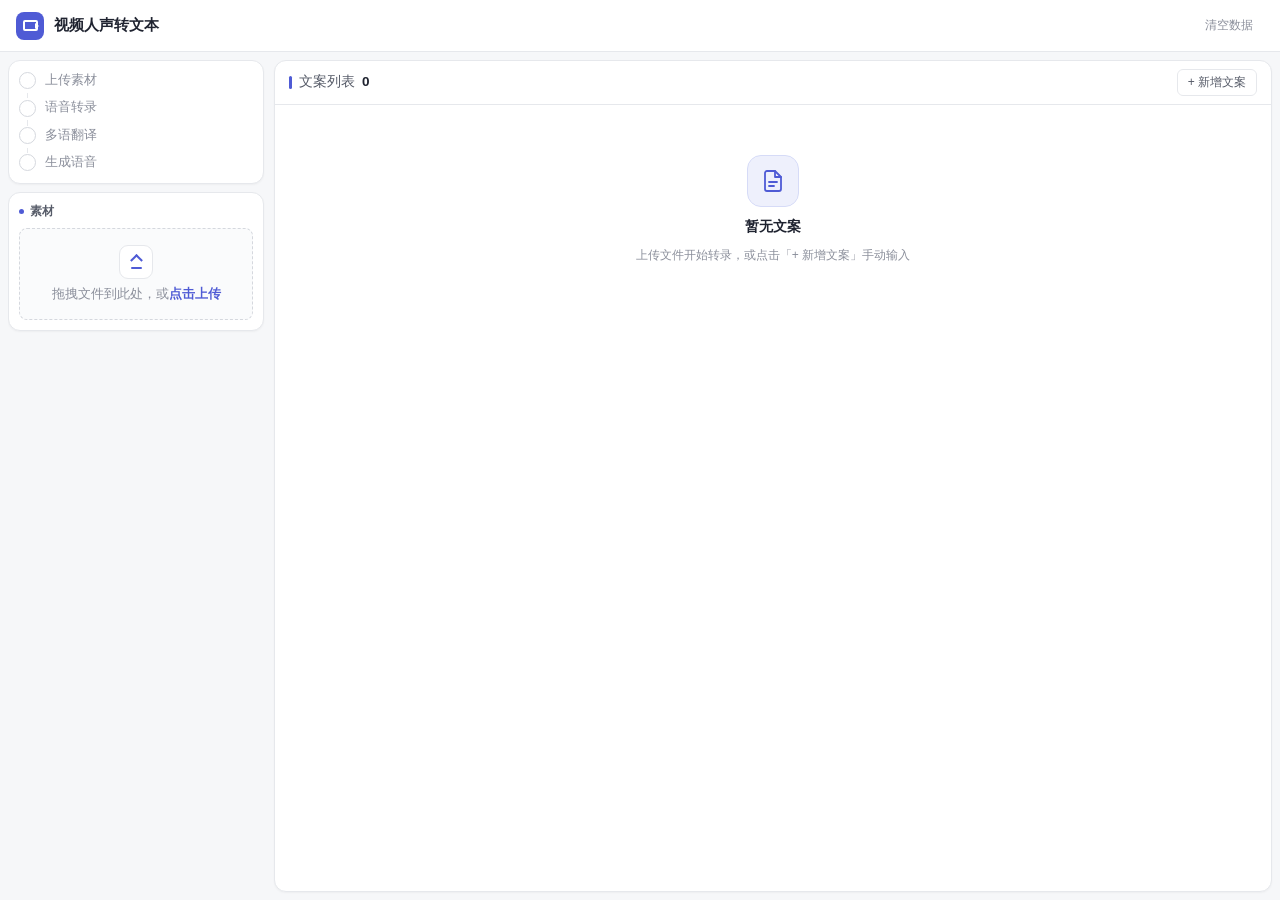
<file: trans.html>
<!DOCTYPE html>
<html lang="zh-CN">

<head>
    <meta charset="UTF-8">
    <meta name="viewport" content="width=device-width, initial-scale=1.0">
    <title>视频人声转文本工具</title>
    <link rel="icon" type="image/png" href="./favicon.png">
    <style>
        :root {
            --primary: #4f5bd5;
            --primary-hover: #3e49c2;
            --primary-light: #eef0fc;
            --primary-border: #d6dbf7;

            --bg: #f6f7f9;
            --surface: #ffffff;
            --surface-alt: #fafbfc;
            --border: #e6e8ec;
            --border-strong: #d5d8de;

            --text-1: #1f2330;
            --text-2: #565b68;
            --text-3: #8b8f9b;
            --text-4: #b3b7c0;

            --success: #0e9f6e;
            --success-light: #eafaf3;
            --success-border: #bfe9d8;
            --warn: #b7791f;
            --warn-light: #fdf8ee;
            --warn-border: #f0e0c0;
            --danger: #c0392b;
            --danger-light: #fdf3f3;
            --danger-border: #f2d4d4;

            --r-sm: 6px;
            --r-md: 8px;
            --r-lg: 12px;
            --r-full: 999px;

            --shadow-xs: 0 1px 2px rgba(16, 20, 30, .04);
            --shadow-sm: 0 2px 8px rgba(16, 20, 30, .06);

            --font: -apple-system, BlinkMacSystemFont, 'Segoe UI', 'PingFang SC', 'Microsoft YaHei', sans-serif;
            --transition: .16s ease;
        }

        * {
            margin: 0;
            padding: 0;
            box-sizing: border-box
        }

        html,
        body {
            height: 100%;
            font-family: var(--font);
            background: var(--bg);
            color: var(--text-1);
            font-size: 14px;
            line-height: 1.55
        }

        ::-webkit-scrollbar {
            width: 6px;
            height: 6px
        }

        ::-webkit-scrollbar-thumb {
            background: #d6d9df;
            border-radius: 10px
        }

        ::-webkit-scrollbar-track {
            background: transparent
        }

        .app {
            display: flex;
            flex-direction: column;
            height: 100vh;
            overflow: hidden
        }

        .navbar {
            height: 52px;
            flex-shrink: 0;
            background: var(--surface);
            border-bottom: 1px solid var(--border);
            display: flex;
            align-items: center;
            justify-content: space-between;
            padding: 0 16px;
            z-index: 100
        }

        .navbar .brand {
            display: flex;
            align-items: center;
            gap: 10px;
            font-weight: 600;
            font-size: 14.5px;
            color: var(--text-1)
        }

        .navbar .brand .icon-dot {
            width: 28px;
            height: 28px;
            border-radius: 8px;
            background: var(--primary);
            display: flex;
            align-items: center;
            justify-content: center;
            position: relative;
            flex-shrink: 0
        }

        .navbar .brand .icon-dot::before {
            content: '';
            width: 11px;
            height: 7px;
            border: 2px solid #fff;
            border-radius: 2px
        }

        .navbar .brand .icon-dot::after {
            content: '';
            position: absolute;
            right: 5px;
            top: 50%;
            transform: translateY(-50%);
            border-top: 3px solid transparent;
            border-bottom: 3px solid transparent;
            border-left: 4px solid #fff
        }

        /* ====== 紧凑主布局：padding 8 / gap 8 ====== */
        .main-body {
            flex: 1;
            min-height: 0;
            overflow: hidden;
            display: flex;
            padding: 8px;
            gap: 8px
        }

        .btn {
            display: inline-flex;
            align-items: center;
            justify-content: center;
            gap: 5px;
            padding: 5px 12px;
            border-radius: var(--r-md);
            font-size: 12.5px;
            font-weight: 500;
            cursor: pointer;
            border: 1px solid transparent;
            transition: all var(--transition);
            font-family: var(--font);
            white-space: nowrap;
            outline: none;
            background: transparent;
            color: var(--text-2);
            user-select: none
        }

        .btn:disabled {
            opacity: .45;
            pointer-events: none;
            cursor: not-allowed
        }

        .btn-primary {
            background: var(--primary);
            color: #fff
        }

        .btn-primary:hover {
            background: var(--primary-hover)
        }

        .btn-outline {
            background: var(--surface);
            border-color: var(--border);
            color: var(--text-2)
        }

        .btn-outline:hover {
            border-color: var(--primary);
            color: var(--primary);
            background: var(--primary-light)
        }

        .btn-ghost {
            background: transparent;
            border-color: transparent;
            color: var(--text-3);
            padding: 4px 8px
        }

        .btn-ghost:hover {
            background: var(--surface-alt);
            color: var(--text-1)
        }

        .btn-ghost.danger:hover {
            color: var(--danger);
            background: var(--danger-light)
        }

        .btn-sm {
            padding: 4px 10px;
            font-size: 12px;
            border-radius: var(--r-sm)
        }

        .btn-xs {
            padding: 3px 9px;
            font-size: 11.5px;
            border-radius: var(--r-sm)
        }

        .sidebar {
            width: 258px;
            flex-shrink: 0;
            height: 100%;
            overflow-y: auto;
            display: flex;
            flex-direction: column;
            gap: 8px;
            padding-right: 2px
        }

        .sidebar-section {
            background: var(--surface);
            border: 1px solid var(--border);
            border-radius: var(--r-lg);
            padding: 10px;
            flex-shrink: 0;
            box-shadow: var(--shadow-xs)
        }

        .section-title {
            font-size: 11.5px;
            font-weight: 600;
            color: var(--text-2);
            margin-bottom: 8px;
            display: flex;
            align-items: center;
            gap: 6px
        }

        .section-title .dot {
            width: 5px;
            height: 5px;
            border-radius: 50%;
            background: var(--primary);
            flex-shrink: 0
        }

        /* ====== 工作流：紧凑行高 ====== */
        .workflow-steps {
            display: flex;
            flex-direction: column;
            gap: 0;
            padding: 6px 10px;
            background: var(--surface);
            border: 1px solid var(--border);
            border-radius: var(--r-lg);
            flex-shrink: 0;
            box-shadow: var(--shadow-xs)
        }

        .workflow-step {
            display: flex;
            align-items: center;
            gap: 9px;
            padding: 4px 0;
            font-size: 12.5px;
            color: var(--text-3);
            position: relative;
            transition: color var(--transition)
        }

        .workflow-step:not(:last-child)::before {
            content: '';
            position: absolute;
            left: 8px;
            top: 26px;
            bottom: -4px;
            width: 1px;
            background: var(--border)
        }

        .ws-dot {
            width: 17px;
            height: 17px;
            border-radius: 50%;
            border: 1.5px solid var(--border-strong);
            background: var(--surface);
            flex-shrink: 0;
            position: relative;
            transition: all var(--transition);
            z-index: 1
        }

        .workflow-step.done {
            color: var(--text-1);
            font-weight: 500
        }

        .workflow-step.done .ws-dot {
            background: var(--primary);
            border-color: var(--primary)
        }

        .workflow-step.done .ws-dot::after {
            content: '';
            position: absolute;
            left: 4.5px;
            top: 2.5px;
            width: 5px;
            height: 8px;
            border-right: 2px solid #fff;
            border-bottom: 2px solid #fff;
            transform: rotate(45deg)
        }

        .workflow-step.active {
            color: var(--primary);
            font-weight: 500
        }

        .workflow-step.active .ws-dot {
            border-color: var(--primary);
            background: var(--primary-light)
        }

        .workflow-step.active .ws-dot::after {
            content: '';
            position: absolute;
            inset: 3px;
            border-radius: 50%;
            background: var(--primary);
            animation: pulse-dot 1.4s ease-in-out infinite
        }

        @keyframes pulse-dot {

            0%,
            100% {
                opacity: 1;
                transform: scale(1)
            }

            50% {
                opacity: .5;
                transform: scale(.8)
            }
        }

        /* ====== 上传区：更扁 ====== */
        .upload-zone {
            border: 1.5px dashed var(--border-strong);
            border-radius: var(--r-md);
            padding: 14px 12px;
            text-align: center;
            cursor: pointer;
            transition: all var(--transition);
            background: var(--surface-alt);
            color: var(--text-3);
            display: flex;
            flex-direction: column;
            justify-content: center;
            align-items: center;
            gap: 7px;
            min-height: 92px
        }

        .upload-zone:hover {
            border-color: var(--primary);
            color: var(--primary);
            background: var(--primary-light)
        }

        .upload-zone .upload-icon {
            width: 34px;
            height: 34px;
            border-radius: 9px;
            background: var(--surface);
            border: 1px solid var(--border);
            display: flex;
            align-items: center;
            justify-content: center;
            position: relative;
            transition: all var(--transition)
        }

        .upload-zone:hover .upload-icon {
            border-color: var(--primary-border);
            background: var(--surface)
        }

        .upload-zone .upload-icon::before {
            content: '';
            width: 11px;
            height: 2px;
            background: var(--primary);
            border-radius: 2px;
            position: absolute;
            bottom: 9px
        }

        .upload-zone .upload-icon::after {
            content: '';
            position: absolute;
            width: 7px;
            height: 7px;
            border-top: 2px solid var(--primary);
            border-left: 2px solid var(--primary);
            transform: rotate(45deg) translate(2px, 2px);
            top: 7px
        }

        .upload-zone .upload-text {
            font-size: 12.5px;
            font-weight: 500;
            line-height: 1.4
        }

        .upload-zone .upload-text span {
            color: var(--primary);
            font-weight: 600
        }

        .upload-zone.is-collapsed {
            min-height: 0;
            padding: 8px 10px;
            flex-direction: row;
            justify-content: flex-start;
            align-items: center;
            gap: 9px;
            border-style: solid;
            border-color: var(--border);
            border-width: 1px;
            background: var(--surface);
            text-align: left;
            margin-bottom: 8px
        }

        .upload-zone.is-collapsed:hover {
            border-color: var(--primary);
            background: var(--primary-light)
        }

        .upload-zone.is-collapsed .upload-icon {
            width: 26px;
            height: 26px;
            flex-shrink: 0
        }

        .upload-zone.is-collapsed .upload-icon::before {
            width: 9px;
            bottom: 7px
        }

        .upload-zone.is-collapsed .upload-icon::after {
            width: 5px;
            height: 5px;
            top: 5px
        }

        .upload-zone.is-collapsed .upload-text {
            font-size: 12px;
            text-align: left
        }

        /* ====== 文件列表：紧凑 ====== */
        .file-list-title {
            font-size: 11.5px;
            font-weight: 600;
            color: var(--text-2);
            margin: 2px 0 4px;
            padding-bottom: 5px;
            border-bottom: 1px solid var(--border)
        }

        .file-item {
            display: flex;
            align-items: center;
            gap: 8px;
            padding: 6px 2px;
            background: transparent;
            border-radius: 0;
            border: none;
            border-bottom: 1px solid var(--border);
            margin-bottom: 0;
            transition: background var(--transition)
        }

        .file-item:last-child {
            border-bottom: none
        }

        .file-item:hover {
            background: var(--surface-alt)
        }

        .file-item .fi-icon {
            width: 26px;
            height: 26px;
            border-radius: 6px;
            background: var(--primary-light);
            display: flex;
            align-items: center;
            justify-content: center;
            flex-shrink: 0;
            color: var(--primary);
            font-size: 11px;
            font-weight: 700
        }

        .file-item .fi-info {
            flex: 1;
            min-width: 0
        }

        .file-item .fi-name {
            font-size: 12px;
            font-weight: 500;
            white-space: nowrap;
            overflow: hidden;
            text-overflow: ellipsis;
            color: var(--text-1)
        }

        .file-item .fi-size {
            font-size: 10.5px;
            color: var(--text-3)
        }

        .file-item .fi-del {
            cursor: pointer;
            color: var(--text-4);
            font-size: 14px;
            padding: 1px 6px;
            border-radius: var(--r-sm);
            background: none;
            border: none;
            flex-shrink: 0;
            line-height: 1;
            transition: all var(--transition)
        }

        .file-item .fi-del:hover {
            color: var(--danger);
            background: var(--danger-light)
        }

        #transcribeBtn {
            width: 100%;
            margin-top: 8px;
            justify-content: center
        }

        .progress-text {
            font-size: 11.5px;
            color: var(--text-2);
            margin-bottom: 6px;
            font-weight: 500
        }

        .progress-bar {
            width: 100%;
            height: 5px;
            background: var(--border);
            border-radius: var(--r-full);
            overflow: hidden
        }

        .progress-fill {
            height: 100%;
            background: var(--primary);
            border-radius: var(--r-full);
            transition: width .3s ease
        }

        .progress-indeterminate {
            animation: indeterminate 1.5s infinite ease-in-out;
            width: 30%
        }

        @keyframes indeterminate {
            0% {
                transform: translateX(-130%)
            }

            100% {
                transform: translateX(430%)
            }
        }

        /* ====== 主面板：占满剩余宽度，不再居中留白 ====== */
        .main-panel {
            flex: 1;
            min-width: 0;
            height: 100%;
            display: flex;
            flex-direction: column;
            background: var(--surface);
            border: 1px solid var(--border);
            border-radius: var(--r-lg);
            overflow: hidden;
            box-shadow: var(--shadow-xs)
        }

        .toolbar {
            display: flex;
            align-items: center;
            justify-content: space-between;
            gap: 8px;
            padding: 8px 14px;
            border-bottom: 1px solid var(--border);
            flex-shrink: 0
        }

        .toolbar .list-title {
            font-size: 13.5px;
            font-weight: 500;
            color: var(--text-2);
            display: flex;
            align-items: center;
            gap: 7px
        }

        .toolbar .list-title::before {
            content: '';
            width: 3px;
            height: 13px;
            border-radius: 2px;
            background: var(--primary)
        }

        .toolbar .list-title b {
            color: var(--text-1);
            font-weight: 600
        }

        #mainListContainer {
            flex: 1;
            min-height: 0;
            overflow-y: auto;
            padding: 10px 14px
        }

        /* ====== 卡片：紧凑 ====== */
        .mcard {
            background: var(--surface);
            border: 1px solid var(--border);
            border-radius: var(--r-lg);
            margin-bottom: 10px;
            overflow: hidden;
            transition: border-color var(--transition), box-shadow var(--transition);
            --card-accent: var(--primary);
            --card-accent-soft: var(--primary-light)
        }

        .mcard:hover {
            border-color: var(--border-strong);
            box-shadow: var(--shadow-xs)
        }

        .mcard.c1,
        .mcard.c2,
        .mcard.c3 {
            --card-accent: var(--primary);
            --card-accent-soft: var(--primary-light)
        }

        .mcard-head {
            display: flex;
            align-items: center;
            gap: 9px;
            padding: 8px 12px;
            border-bottom: 1px solid var(--border);
            flex-wrap: wrap
        }

        .mcard-head .no {
            width: 22px;
            height: 22px;
            border-radius: var(--r-sm);
            background: var(--surface-alt);
            border: 1px solid var(--border);
            color: var(--text-2);
            display: flex;
            align-items: center;
            justify-content: center;
            font-size: 11.5px;
            font-weight: 600;
            flex-shrink: 0;
            transition: all var(--transition)
        }

        .mcard:hover .mcard-head .no {
            background: var(--primary-light);
            border-color: var(--primary-border);
            color: var(--primary)
        }

        .mcard-head .src {
            font-size: 12.5px;
            color: var(--text-1);
            flex: 1;
            min-width: 0;
            overflow: hidden;
            text-overflow: ellipsis;
            white-space: nowrap;
            font-weight: 500
        }

        .mcard-head .head-actions {
            display: flex;
            gap: 5px;
            flex-shrink: 0
        }

        .mcard-head .head-actions .btn-outline {
            border-color: var(--border);
            color: var(--text-2)
        }

        .mcard-head .head-actions .btn-outline:hover {
            border-color: var(--primary);
            color: var(--primary);
            background: var(--primary-light)
        }

        .mcard-origin {
            padding: 8px 12px
        }

        .mcard-origin .label-row {
            display: flex;
            align-items: center;
            gap: 6px;
            margin-bottom: 6px;
            font-size: 10.5px;
            color: var(--text-3);
            font-weight: 600;
            letter-spacing: .04em
        }

        .mcard-origin .label-row::before {
            content: '';
            width: 3px;
            height: 10px;
            border-radius: 2px;
            background: var(--primary)
        }

        /* 新增：原文「+ 添加行」按钮 */
        .mcard-origin .label-row .add-line-btn {
            margin-left: auto;
            padding: 2px 8px;
            font-size: 11px;
            letter-spacing: 0;
            font-weight: 500;
            text-transform: none
        }

        .origin-lines {
            display: flex;
            flex-direction: column;
            gap: 0
        }

        .oline {
            display: flex;
            gap: 7px;
            align-items: flex-start;
            border-radius: var(--r-sm);
            padding: 3px 5px;
            transition: background var(--transition);
            border: 1px solid transparent
        }

        .oline:hover {
            background: var(--surface-alt)
        }

        .oline .no {
            flex-shrink: 0;
            width: 18px;
            text-align: right;
            font-size: 10.5px;
            color: var(--text-4);
            font-variant-numeric: tabular-nums;
            user-select: none;
            padding-top: 4px
        }

        .oline .tx {
            flex: 1;
            white-space: pre-wrap;
            word-break: break-word;
            outline: none;
            min-height: 1.5em;
            font-size: 13.5px;
            padding: 2px 3px;
            line-height: 1.55;
            border-radius: var(--r-sm);
            color: var(--text-1)
        }

        .oline .tx:focus {
            background: var(--surface);
            box-shadow: 0 0 0 2px var(--primary-border)
        }

        .oline .rm {
            flex-shrink: 0;
            width: 22px;
            height: 22px;
            border-radius: var(--r-sm);
            border: 1px solid transparent;
            background: transparent;
            color: var(--text-4);
            font-size: 11px;
            cursor: pointer;
            font-family: inherit;
            display: flex;
            align-items: center;
            justify-content: center;
            margin-top: 1px;
            line-height: 1;
            opacity: 0;
            transition: all var(--transition)
        }

        .oline:hover .rm {
            opacity: .6
        }

        .oline .rm:hover {
            color: var(--danger);
            background: var(--danger-light);
            opacity: 1;
            border-color: var(--danger-border)
        }

        .oline.deleted {
            background: var(--surface-alt)
        }

        .oline.deleted .tx {
            text-decoration: line-through;
            color: var(--text-4);
            cursor: not-allowed
        }

        .oline.deleted .no {
            color: var(--text-4)
        }

        .oline.deleted .rm {
            opacity: .8;
            color: var(--text-3)
        }

        .oline.deleted .rm:hover {
            color: var(--primary);
            background: var(--primary-light);
            border-color: var(--primary-border)
        }

        /* ====== 语言 tab ====== */
        .lang-tabs {
            display: flex;
            gap: 5px;
            padding: 7px 12px;
            background: var(--surface-alt);
            border-top: 1px solid var(--border);
            border-bottom: 1px solid var(--border);
            flex-wrap: wrap;
            align-items: center
        }

        .lang-tab {
            border: 1px solid var(--border);
            background: var(--surface);
            color: var(--text-2);
            border-radius: var(--r-full);
            padding: 4px 11px;
            font-size: 12px;
            cursor: pointer;
            font-family: inherit;
            transition: all var(--transition);
            font-weight: 500;
            display: inline-flex;
            align-items: center;
            gap: 4px
        }

        .lang-tab:hover {
            border-color: var(--primary-border);
            color: var(--primary)
        }

        .lang-tab.active {
            border-color: var(--primary);
            color: var(--primary);
            background: var(--surface);
            font-weight: 600
        }

        .lang-tab.done {
            color: var(--success);
            border-color: var(--success-border);
            background: var(--surface)
        }

        .lang-tab.done.active {
            border-color: var(--success);
            background: var(--surface);
            color: var(--success)
        }

        .lang-tab .cnt {
            font-size: 10.5px;
            opacity: .75;
            font-weight: 500
        }

        .lang-tabs .empty-hint {
            font-size: 11.5px;
            color: var(--text-3)
        }

        .lang-tabs .btn-tts-all {
            margin-left: auto;
            padding: 4px 12px;
            font-size: 11.5px;
            background: var(--surface);
            border: 1px solid var(--border);
            color: var(--text-2);
            border-radius: var(--r-full);
            font-weight: 500;
            font-family: var(--font);
            cursor: pointer;
            transition: all var(--transition);
            display: inline-flex;
            align-items: center;
            gap: 4px
        }

        .lang-tabs .btn-tts-all::before {
            content: '♪';
            font-size: 12px;
            color: var(--primary)
        }

        .lang-tabs .btn-tts-all:hover {
            border-color: var(--primary);
            color: var(--primary);
            background: var(--primary-light)
        }

        /* ====== 译文 pane ====== */
        .lang-pane {
            display: none;
            padding: 8px 12px
        }

        .lang-pane.active {
            display: block
        }

        /* ====== 译文 pane 顶部操作栏 ====== */
        .pane-actions {
            display: flex;
            align-items: center;
            gap: 8px;
            margin-bottom: 7px;
            padding-bottom: 7px;
            border-bottom: 1px dashed var(--border)
        }

        .pane-actions .pane-hint {
            font-size: 11.5px;
            color: var(--text-3);
            font-variant-numeric: tabular-nums
        }

        .lines {
            display: flex;
            flex-direction: column;
            gap: 0;
            margin-bottom: 6px
        }

        .line {
            display: flex;
            gap: 7px;
            align-items: flex-start;
            border-radius: var(--r-sm);
            padding: 3px 5px;
            transition: all var(--transition);
            border: 1px solid transparent
        }

        .line:hover {
            background: var(--surface-alt)
        }

        .line.done {
            background: transparent;
            border-color: transparent;
            box-shadow: inset 2px 0 0 var(--success)
        }

        .line .no {
            flex-shrink: 0;
            width: 18px;
            text-align: right;
            font-size: 10.5px;
            color: var(--text-4);
            font-variant-numeric: tabular-nums;
            user-select: none;
            padding-top: 4px
        }

        .line.done .no {
            color: var(--success)
        }

        .line .tx {
            flex: 1;
            white-space: pre-wrap;
            word-break: break-word;
            outline: none;
            min-height: 1.5em;
            font-size: 13.5px;
            padding: 2px 3px;
            line-height: 1.55;
            border-radius: var(--r-sm);
            color: var(--text-1)
        }

        .line .tx:focus {
            background: var(--surface);
            box-shadow: 0 0 0 2px var(--primary-border)
        }

        .line .cp {
            flex-shrink: 0;
            font-family: inherit;
            font-size: 11.5px;
            line-height: 1;
            cursor: pointer;
            color: var(--text-3);
            background: transparent;
            border: 1px solid transparent;
            border-radius: var(--r-sm);
            padding: 4px 9px;
            transition: all var(--transition);
            white-space: nowrap;
            margin-top: 1px;
            opacity: .5;
            font-weight: 500
        }

        .line:hover .cp {
            opacity: 1;
            border-color: var(--border);
            background: var(--surface)
        }

        .line .cp:hover {
            color: var(--primary);
            border-color: var(--primary);
            background: var(--primary-light)
        }

        .line .cp.done {
            color: var(--success);
            opacity: 1;
            border-color: transparent;
            background: transparent
        }

        /* ====== 音频条 ====== */
        .audio-inline {
            margin-top: 8px;
            padding: 9px 12px;
            background: var(--surface-alt);
            border: 1px solid var(--border);
            border-radius: var(--r-md)
        }

        .audio-inline .ai-head {
            display: flex;
            align-items: center;
            gap: 9px;
            margin-bottom: 8px
        }

        .audio-inline .play-btn {
            width: 28px;
            height: 28px;
            border-radius: 50%;
            border: none;
            cursor: pointer;
            background: var(--primary);
            color: #fff;
            display: flex;
            align-items: center;
            justify-content: center;
            font-size: 10.5px;
            transition: all var(--transition);
            flex-shrink: 0;
            font-family: inherit
        }

        .audio-inline .play-btn:hover {
            background: var(--primary-hover)
        }

        .audio-inline .play-btn:active {
            transform: scale(.96)
        }

        .audio-inline .ai-name {
            font-size: 12px;
            color: var(--text-1);
            flex: 1;
            min-width: 0;
            white-space: nowrap;
            overflow: hidden;
            text-overflow: ellipsis;
            font-weight: 500
        }

        .audio-inline .ai-dl {
            font-size: 11.5px;
            color: var(--text-3);
            background: transparent;
            border: 1px solid transparent;
            padding: 3px 8px;
            border-radius: var(--r-sm);
            cursor: pointer;
            font-family: inherit;
            transition: all var(--transition);
            font-weight: 500
        }

        .audio-inline .ai-dl:hover {
            color: var(--primary);
            background: var(--surface);
            border-color: var(--primary-border)
        }

        .audio-inline .ai-bar {
            width: 100%;
            height: 5px;
            background: var(--border);
            border-radius: var(--r-full);
            cursor: pointer;
            overflow: hidden;
            transition: height .15s
        }

        .audio-inline .ai-bar:hover {
            height: 7px
        }

        .audio-inline .ai-fill {
            height: 100%;
            background: var(--primary);
            border-radius: var(--r-full);
            transition: width .06s linear;
            pointer-events: none
        }

        .audio-inline .ai-foot {
            display: flex;
            justify-content: space-between;
            margin-top: 4px;
            font-size: 10.5px;
            color: var(--text-3);
            font-variant-numeric: tabular-nums;
            font-weight: 500
        }

        /* ====== 新增：单条语音生成失败提示 ====== */
        .tts-failed {
            display: flex;
            align-items: center;
            gap: 8px;
            margin-top: 8px;
            padding: 8px 12px;
            background: var(--danger-light);
            border: 1px solid var(--danger-border);
            border-radius: var(--r-md);
            flex-wrap: wrap
        }

        .tts-failed .tts-failed-tip {
            flex: 1;
            min-width: 0;
            font-size: 11.5px;
            color: var(--danger);
            line-height: 1.5;
            word-break: break-word;
            display: -webkit-box;
            -webkit-line-clamp: 2;
            -webkit-box-orient: vertical;
            overflow: hidden
        }

        .tts-failed .btn-outline {
            border-color: var(--danger-border);
            color: var(--danger);
            background: var(--surface)
        }

        .tts-failed .btn-outline:hover {
            border-color: var(--danger);
            color: #fff;
            background: var(--danger)
        }

        /* ====== 空状态 ====== */
        .empty-state {
            display: flex;
            flex-direction: column;
            align-items: center;
            justify-content: center;
            padding: 40px 16px;
            color: var(--text-3);
            text-align: center;
            gap: 8px
        }

        .empty-state .empty-icon {
            width: 52px;
            height: 52px;
            margin-bottom: 2px;
            border-radius: 14px;
            background-color: var(--primary-light);
            border: 1px solid var(--primary-border);
            font-size: 0;
            display: flex;
            align-items: center;
            justify-content: center;
            background-image: url("data:image/svg+xml,%3Csvg xmlns='http://www.w3.org/2000/svg' viewBox='0 0 24 24' fill='none' stroke='%234f5bd5' stroke-width='1.8' stroke-linecap='round' stroke-linejoin='round'%3E%3Cpath d='M14 2H6a2 2 0 0 0-2 2v16a2 2 0 0 0 2 2h12a2 2 0 0 0 2-2V8z'/%3E%3Cpath d='M14 2v6h6'/%3E%3Cpath d='M8 13h8'/%3E%3Cpath d='M8 17h5'/%3E%3C/svg%3E");
            background-size: 24px 24px;
            background-repeat: no-repeat;
            background-position: center
        }

        .empty-state .empty-text {
            font-size: 13.5px;
            font-weight: 600;
            color: var(--text-1)
        }

        .empty-state .empty-sub {
            font-size: 12px;
            color: var(--text-3);
            max-width: 300px;
            line-height: 1.6
        }

        /* ====== Modal ====== */
        .modal-overlay {
            display: none;
            position: fixed;
            inset: 0;
            background: rgba(16, 20, 30, .42);
            z-index: 200;
            align-items: center;
            justify-content: center;
            animation: fadeIn .14s ease
        }

        .modal-overlay.show {
            display: flex
        }

        @keyframes fadeIn {
            from {
                opacity: 0
            }

            to {
                opacity: 1
            }
        }

        .modal {
            background: var(--surface);
            border-radius: var(--r-lg);
            width: 460px;
            max-width: 93vw;
            max-height: 85vh;
            overflow-y: auto;
            animation: modalIn .18s ease;
            border: 1px solid var(--border);
            box-shadow: 0 20px 50px rgba(16, 20, 30, .2)
        }

        @keyframes modalIn {
            from {
                opacity: 0;
                transform: translateY(6px) scale(.98)
            }

            to {
                opacity: 1;
                transform: translateY(0) scale(1)
            }
        }

        .modal-header {
            padding: 13px 16px;
            border-bottom: 1px solid var(--border);
            font-weight: 600;
            font-size: 14.5px;
            display: flex;
            align-items: center;
            justify-content: space-between;
            color: var(--text-1)
        }

        .modal-close {
            cursor: pointer;
            background: none;
            border: none;
            font-size: 19px;
            color: var(--text-3);
            padding: 2px 8px;
            border-radius: var(--r-sm);
            line-height: 1;
            transition: all var(--transition)
        }

        .modal-close:hover {
            background: var(--surface-alt);
            color: var(--text-1)
        }

        .modal-body {
            padding: 14px 16px
        }

        .modal-footer {
            padding: 10px 16px;
            border-top: 1px solid var(--border);
            display: flex;
            justify-content: flex-end;
            gap: 7px;
            background: var(--surface-alt);
            border-radius: 0 0 var(--r-lg) var(--r-lg)
        }

        .modal textarea,
        .modal input[type="text"],
        .modal select {
            width: 100%;
            padding: 8px 11px;
            border: 1px solid var(--border);
            border-radius: var(--r-md);
            font-size: 13px;
            font-family: var(--font);
            background: var(--surface);
            color: var(--text-1);
            transition: all var(--transition)
        }

        .modal textarea:focus,
        .modal input[type="text"]:focus,
        .modal select:focus {
            outline: none;
            border-color: var(--primary);
            box-shadow: 0 0 0 3px var(--primary-light)
        }

        .modal label {
            display: block;
            font-size: 12.5px;
            font-weight: 600;
            color: var(--text-2);
            margin-bottom: 5px;
            margin-top: 12px
        }

        .modal label:first-child {
            margin-top: 0
        }

        .modal .form-row {
            display: flex;
            gap: 7px;
            align-items: center
        }

        .modal .form-row select {
            flex: 1
        }

        .hint {
            font-size: 11.5px;
            color: var(--text-3);
            margin-top: 5px;
            line-height: 1.5
        }

        .tts-summary {
            background: var(--warn-light);
            border: 1px solid var(--warn-border);
            color: var(--warn);
            padding: 8px 11px;
            border-radius: var(--r-md);
            font-size: 12px;
            margin-bottom: 12px;
            font-weight: 500;
            line-height: 1.5
        }

        .slider-row {
            display: flex;
            align-items: center;
            gap: 9px
        }

        .slider-row input[type="range"] {
            flex: 1;
            accent-color: var(--primary);
            cursor: pointer
        }

        .slider-val {
            font-size: 12.5px;
            font-weight: 600;
            color: var(--text-1);
            min-width: 32px;
            text-align: center;
            font-variant-numeric: tabular-nums
        }

        .failed-list {
            background: var(--danger-light);
            border: 1px solid var(--danger-border);
            border-radius: var(--r-md);
            padding: 9px 12px;
            margin-top: 7px;
            font-size: 12px;
            color: var(--danger);
            max-height: 120px;
            overflow-y: auto;
            line-height: 1.55
        }

        .failed-list strong {
            display: block;
            margin-bottom: 3px;
            font-size: 12.5px
        }

        .toast-msg {
            animation: toastIn .3s ease
        }

        /* 原文操作按钮组（复制 / 添加行） */
        .mcard-origin .label-row .origin-actions {
            margin-left: auto;
            display: flex;
            align-items: center;
            gap: 4px
        }

        .mcard-origin .label-row .origin-actions .btn {
            padding: 2px 8px;
            font-size: 11px;
            letter-spacing: 0;
            font-weight: 500
        }

        @keyframes toastIn {
            from {
                opacity: 0;
                transform: translateX(-50%) translateY(10px)
            }

            to {
                opacity: 1;
                transform: translateX(-50%) translateY(0)
            }
        }

        @media (max-width:860px) {
            .app {
                height: auto;
                overflow: visible
            }

            .main-body {
                flex-direction: column;
                height: auto;
                overflow: visible;
                padding: 8px
            }

            .sidebar {
                width: 100%;
                height: auto;
                max-height: none;
                overflow: visible
            }

            .workflow-steps {
                flex-direction: row;
                flex-wrap: wrap;
                gap: 6px
            }

            .workflow-step {
                flex: 1;
                min-width: 110px
            }

            .workflow-step:not(:last-child)::before {
                display: none
            }

            .main-panel {
                height: auto;
                min-height: 400px
            }

            #mainListContainer {
                overflow: visible;
                max-height: none
            }
        }
    </style>
</head>

<body>
    <div class="app">
        <nav class="navbar">
            <div class="brand">
                <div class="icon-dot"></div><span>视频人声转文本</span>
            </div>
            <div class="navbar-actions">
                <button class="btn btn-ghost btn-sm danger" onclick="clearAllData()">清空数据</button>
            </div>
        </nav>

        <div class="main-body">
            <aside class="sidebar">
                <div class="workflow-steps" id="workflowSteps">
                    <div class="workflow-step" id="stepUpload">
                        <span class="ws-dot"></span><span class="ws-label">上传素材</span>
                    </div>
                    <div class="workflow-step" id="stepTranscribe">
                        <span class="ws-dot"></span><span class="ws-label">语音转录</span>
                    </div>
                    <div class="workflow-step" id="stepTranslate">
                        <span class="ws-dot"></span><span class="ws-label">多语翻译</span>
                    </div>
                    <div class="workflow-step" id="stepAudio">
                        <span class="ws-dot"></span><span class="ws-label">生成语音</span>
                    </div>
                </div>

                <div class="sidebar-section">
                    <div class="section-title"><span class="dot"></span>素材</div>
                    <div class="upload-zone" id="uploadZone" onclick="document.getElementById('fileInput').click()">
                        <div class="upload-icon"></div>
                        <div class="upload-text">拖拽文件到此处，或<span>点击上传</span></div>
                    </div>
                    <input type="file" id="fileInput" style="display:none" multiple accept="video/*,audio/*"
                        onchange="handleFileInput(event)">
                    <div id="fileListSection" style="display:none;">
                        <div class="file-list-title" id="fileListTitle">已选择文件 (0)</div>
                        <div id="fileListContainer"></div>
                        <button class="btn btn-primary" id="transcribeBtn" onclick="startTranscribe()">开始转录</button>
                    </div>
                </div>

                <div class="sidebar-section" id="progressSection" style="display:none;">
                    <div class="section-title"><span class="dot"></span>处理进度</div>
                    <div class="progress-text" id="progressLabel">准备中...</div>
                    <div class="progress-bar">
                        <div class="progress-fill" id="progressFill" style="width:0%;"></div>
                    </div>
                </div>
            </aside>

            <main class="main-panel">
                <div class="toolbar">
                    <span class="list-title">文案列表 <b id="listCount">0</b></span>
                    <button class="btn btn-outline btn-sm" onclick="addTextManually()">+ 新增文案</button>
                </div>
                <div id="mainListContainer">
                    <div class="empty-state">
                        <div class="empty-icon">文</div>
                        <div class="empty-text">暂无文案</div>
                        <div class="empty-sub">上传文件开始转录，或点击「+ 新增文案」手动输入</div>
                    </div>
                </div>
            </main>
        </div>
    </div>

    <div class="modal-overlay" id="modalTranslate">
        <div class="modal">
            <div class="modal-header"><span>翻译设置</span><button class="modal-close" id="modalTranslateClose"
                    onclick="closeModal('modalTranslate')">&times;</button></div>
            <div class="modal-body" id="translateBody">
                <label for="translateInput">目标语言（用逗号或换行分隔）</label>
                <textarea id="translateInput" rows="3" placeholder="例如：葡萄牙语、英语、日语"></textarea>
                <div class="hint">按原文整体翻译（AI 本土化，保持句式），完成后自动下载译文</div>
                <div id="translateProgress" style="display:none;margin-top:12px;">
                    <div class="progress-text" id="translateProgressLabel">正在翻译... 0/0</div>
                    <div class="progress-bar">
                        <div class="progress-fill" id="translateProgressFill" style="width:0%;"></div>
                    </div>
                </div>
                <div id="translateFailedList" style="display:none;"></div>
            </div>
            <div class="modal-footer" id="translateFooter">
                <button class="btn btn-outline" onclick="closeModal('modalTranslate')">取消</button>
                <button class="btn btn-primary" id="btnConfirmTranslate" onclick="executeTranslate()">开始翻译</button>
            </div>
        </div>
    </div>

    <div class="modal-overlay" id="modalTts">
        <div class="modal">
            <div class="modal-header"><span>语音生成设置</span><button class="modal-close" id="modalTtsClose"
                    onclick="closeModal('modalTts')">&times;</button></div>
            <div class="modal-body" id="ttsBody">
                <div class="tts-summary" id="ttsSummary">即将生成 1 个音频，完成后自动下载</div>
                <label for="ttsLangInput">目标语种</label>
                <input type="text" id="ttsLangInput" placeholder="如：中文、英语、en">
                <div class="hint">按顺序对应每条内容；仅填一个则全部使用该语种</div>
                <label for="ttsModel" style="margin-top:12px;">模型选择</label>
                <select id="ttsModel" onchange="onTtsModelChange()">
                    <option value="google">谷歌 (Google)</option>
                    <option value="aliyun">阿里云 (Aliyun)</option>
                </select>
                <label for="ttsVoice">语音音色</label>
                <div class="form-row">
                    <select id="ttsVoice" style="flex:1;"></select>
                    <button class="btn btn-outline btn-sm" id="btnVoiceDemo" onclick="playVoiceDemo()">试听</button>
                </div>
                <div id="ttsIntervalRow">
                    <label for="ttsInterval">段落间隔（秒）</label>
                    <div class="slider-row">
                        <input type="range" id="ttsInterval" min="0" max="3" step="0.1" value="0.3"
                            oninput="document.getElementById('ttsIntervalVal').textContent=this.value">
                        <span class="slider-val" id="ttsIntervalVal">0.3</span>
                    </div>
                </div>
                <label style="margin-top:10px;"><input type="checkbox" id="ttsUseTextName"
                        style="accent-color:var(--primary);margin-right:5px;"> 使用原始文案作为文件名</label>
                <div id="ttsProgress" style="display:none;margin-top:12px;">
                    <div class="progress-text" id="ttsProgressLabel">正在生成... 0/0</div>
                    <div class="progress-bar">
                        <div class="progress-fill" id="ttsProgressFill" style="width:0%;"></div>
                    </div>
                </div>
                <div id="ttsFailedList" style="display:none;"></div>
            </div>
            <div class="modal-footer" id="ttsFooter">
                <button class="btn btn-outline" onclick="closeModal('modalTts')">取消</button>
                <button class="btn btn-primary" id="btnConfirmTts" onclick="executeTts()">确认生成</button>
            </div>
        </div>
    </div>

    <div class="modal-overlay" id="modalAddText">
        <div class="modal">
            <div class="modal-header"><span>新增原始文案</span><button class="modal-close"
                    onclick="closeModal('modalAddText')">&times;</button></div>
            <div class="modal-body"><textarea id="addTextInput" rows="5" placeholder="输入文本内容..."></textarea></div>
            <div class="modal-footer">
                <button class="btn btn-outline" onclick="closeModal('modalAddText')">取消</button>
                <button class="btn btn-primary" onclick="saveAddText()">保存</button>
            </div>
        </div>
    </div>

    <audio id="demoAudio" style="display:none;"></audio>
    <script src="./js/trans.js"></script>
</body>

</html>
</file>
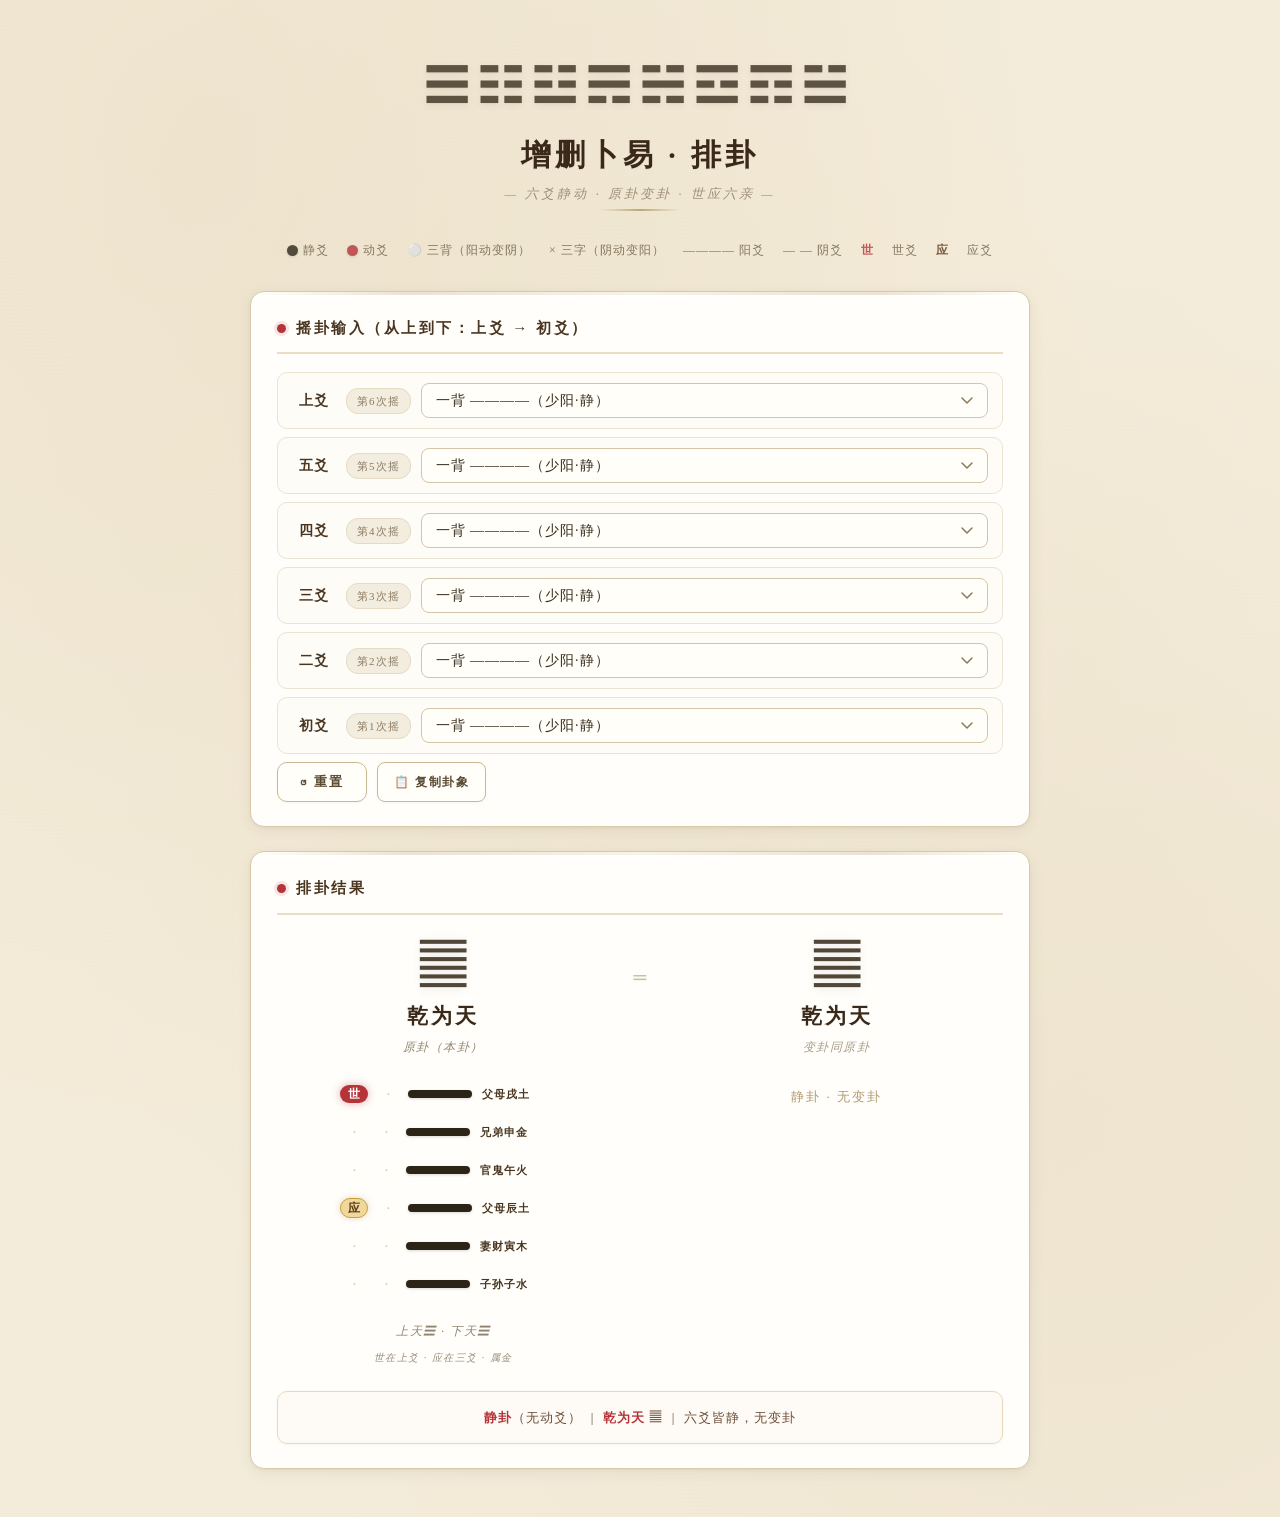
<file: 增删卜易.html>
<!DOCTYPE html>
<html lang="zh-CN">

<head>
    <meta charset="UTF-8">
    <meta name="viewport" content="width=device-width, initial-scale=1.0">
    <title>增删卜易 · 排卦</title>
    <style>
        :root {
            --bg: #f7f1e3;
            --card-bg: #fffefb;
            --border: #d9c9a8;
            --text: #3a2e1e;
            --text-light: #6b5b40;
            --accent: #b5343a;
            --accent-light: #d4644a;
            --gold: #8b6914;
            --yao-yang: #2c2416;
            --yao-yin: #2c2416;
            --yao-change: #b5343a;
            --yao-change-bg: #fff5f2;
            --shadow: 0 1px 3px rgba(0, 0, 0, 0.04), 0 4px 16px rgba(0, 0, 0, 0.06);
            --shadow-lg: 0 2px 6px rgba(0, 0, 0, 0.05), 0 8px 28px rgba(0, 0, 0, 0.09);
            --radius: 14px;
            --radius-sm: 10px;
            --transition: 0.28s cubic-bezier(0.4, 0, 0.2, 1);
            --font-serif: "PingFang SC", "Hiragino Sans GB", "Noto Serif SC", "Source Han Serif CN", "STSong",
                "Songti SC", "Microsoft YaHei", serif;
        }

        * {
            margin: 0;
            padding: 0;
            box-sizing: border-box;
        }

        body {
            background: #f4ecda;
            background-image:
                radial-gradient(ellipse at 15% 10%, rgba(190, 155, 100, 0.10) 0%, transparent 55%),
                radial-gradient(ellipse at 85% 75%, rgba(175, 140, 85, 0.08) 0%, transparent 55%),
                radial-gradient(ellipse at 50% 40%, rgba(200, 170, 120, 0.05) 0%, transparent 70%),
                repeating-linear-gradient(0deg,
                    transparent,
                    transparent 3px,
                    rgba(180, 150, 110, 0.015) 3px,
                    rgba(180, 150, 110, 0.015) 4px);
            font-family: var(--font-serif);
            color: var(--text);
            min-height: 100vh;
            display: flex;
            justify-content: center;
            align-items: flex-start;
            padding: 24px 16px 48px;
            line-height: 1.65;
            -webkit-font-smoothing: antialiased;
            -moz-osx-font-smoothing: grayscale;
        }

        .container {
            width: 100%;
            max-width: 780px;
            display: flex;
            flex-direction: column;
            gap: 24px;
        }

        .header {
            text-align: center;
            padding: 24px 20px 6px;
            position: relative;
        }

        .header::after {
            content: '';
            position: absolute;
            bottom: 0;
            left: 50%;
            transform: translateX(-50%);
            width: 80px;
            height: 2px;
            background: linear-gradient(90deg, transparent, var(--gold), transparent);
            border-radius: 1px;
            opacity: 0.5;
        }

        .header .icon-row {
            font-size: 46px;
            letter-spacing: 8px;
            margin-bottom: 6px;
            opacity: 0.8;
            text-shadow: 0 1px 2px rgba(0, 0, 0, 0.06);
            filter: drop-shadow(0 2px 4px rgba(0, 0, 0, 0.08));
        }

        .header h1 {
            font-size: 30px;
            font-weight: 700;
            letter-spacing: 4px;
            color: #3a2918;
            margin: 0;
            text-shadow: 0 1px 1px rgba(0, 0, 0, 0.04);
        }

        .header .subtitle {
            font-size: 13px;
            color: #8b7a60;
            letter-spacing: 3px;
            margin-top: 4px;
            font-style: italic;
            opacity: 0.8;
        }

        .card {
            background: var(--card-bg);
            border: 1px solid var(--border);
            border-radius: var(--radius);
            padding: 24px 26px;
            box-shadow: var(--shadow);
            transition: var(--transition);
            position: relative;
            overflow: hidden;
        }

        .card::before {
            content: '';
            position: absolute;
            top: 0;
            left: 0;
            right: 0;
            height: 3px;
            background: linear-gradient(90deg,
                    transparent 0%,
                    rgba(180, 140, 90, 0.35) 20%,
                    rgba(180, 140, 90, 0.15) 50%,
                    rgba(180, 140, 90, 0.35) 80%,
                    transparent 100%);
            border-radius: 3px 3px 0 0;
            opacity: 0.7;
        }

        .card:hover {
            box-shadow: var(--shadow-lg);
            border-color: #c9b68a;
        }

        .card-title {
            font-size: 16px;
            font-weight: 700;
            letter-spacing: 2.5px;
            color: #4a3620;
            margin-bottom: 18px;
            padding-bottom: 12px;
            border-bottom: 2px solid #eaddc4;
            display: flex;
            align-items: center;
            gap: 10px;
            text-transform: uppercase;
            font-size: 15px;
        }

        .card-title .dot {
            width: 9px;
            height: 9px;
            border-radius: 50%;
            background: var(--accent);
            display: inline-block;
            box-shadow: 0 0 0 3px rgba(181, 52, 58, 0.12);
            animation: dot-glow 3s ease-in-out infinite;
        }

        @keyframes dot-glow {

            0%,
            100% {
                box-shadow: 0 0 0 3px rgba(181, 52, 58, 0.10);
            }

            50% {
                box-shadow: 0 0 0 8px rgba(181, 52, 58, 0.04), 0 0 0 3px rgba(181, 52, 58, 0.18);
            }
        }

        .input-grid {
            display: flex;
            flex-direction: column;
            gap: 8px;
        }

        .yao-input-row {
            display: flex;
            align-items: center;
            gap: 10px;
            padding: 10px 14px;
            border-radius: var(--radius-sm);
            background: #fdfcf7;
            border: 1.5px solid #ebe3d1;
            transition: var(--transition);
            flex-wrap: wrap;
            position: relative;
        }

        .yao-input-row:hover {
            border-color: #c9b68a;
            background: #fffefc;
            box-shadow: 0 2px 8px rgba(0, 0, 0, 0.04);
            transform: translateY(-1px);
        }

        .yao-input-row.has-moving {
            border-left: 4px solid var(--accent);
            background: #fffbf8;
            box-shadow: 0 1px 6px rgba(181, 52, 58, 0.06);
            padding-left: 12px;
        }

        .yao-label {
            font-weight: 700;
            font-size: 14px;
            min-width: 44px;
            text-align: center;
            color: #4a3620;
            letter-spacing: 1.5px;
            white-space: nowrap;
            font-family: var(--font-serif);
        }

        .yao-position-tag {
            font-size: 11px;
            color: #8b7a60;
            background: #f3ede0;
            padding: 3px 10px;
            border-radius: 12px;
            white-space: nowrap;
            letter-spacing: 1px;
            font-weight: 500;
            border: 1px solid #e5dac4;
        }

        .yao-select {
            flex: 1;
            min-width: 140px;
            padding: 9px 14px;
            font-size: 14px;
            border: 1.5px solid #d4c5a9;
            border-radius: 8px;
            background: #fffef9;
            color: #3a2e1e;
            cursor: pointer;
            font-family: inherit;
            letter-spacing: 1px;
            transition: var(--transition);
            appearance: none;
            -webkit-appearance: none;
            background-image: url("data:image/svg+xml,%3Csvg xmlns='http://www.w3.org/2000/svg'   width='12' height='8'%3E%3Cpath d='M1 1l5 5 5-5' stroke='%238b7a60' fill='none' stroke-width='1.5' stroke-linecap='round' stroke-linejoin='round'/%3E%3C/svg%3E");
            background-repeat: no-repeat;
            background-position: right 14px center;
            padding-right: 38px;
            font-weight: 500;
        }

        .yao-select:focus {
            outline: none;
            border-color: #b5343a;
            box-shadow: 0 0 0 4px rgba(181, 52, 58, 0.06);
            background: #fffefd;
        }

        .yao-select.moving {
            border-color: #d4644a;
            background: #fffdf9;
            color: #b5343a;
            font-weight: 600;
            box-shadow: 0 0 0 2px rgba(212, 100, 74, 0.08);
        }

        .moving-badge {
            display: inline-block;
            font-size: 12px;
            font-weight: 700;
            color: #fff;
            background: var(--accent);
            padding: 4px 10px;
            border-radius: 14px;
            white-space: nowrap;
            letter-spacing: 1.5px;
            animation: pulse-badge 2.2s ease-in-out infinite;
            min-width: 38px;
            text-align: center;
            box-shadow: 0 2px 8px rgba(181, 52, 58, 0.3);
        }

        @keyframes pulse-badge {

            0%,
            100% {
                opacity: 1;
                transform: scale(1);
            }

            50% {
                opacity: 0.78;
                transform: scale(1.04);
            }
        }

        .btn-row {
            display: flex;
            gap: 10px;
            flex-wrap: wrap;
            margin-top: 8px;
        }

        .btn {
            padding: 10px 22px;
            font-size: 14px;
            font-weight: 600;
            letter-spacing: 2px;
            border-radius: 10px;
            cursor: pointer;
            border: 1.5px solid transparent;
            transition: var(--transition);
            font-family: inherit;
            white-space: nowrap;
            position: relative;
            overflow: hidden;
            text-transform: uppercase;
            font-size: 13px;
        }

        .btn::after {
            content: '';
            position: absolute;
            inset: 0;
            background: transparent;
            transition: var(--transition);
            pointer-events: none;
        }

        .btn-primary {
            background: linear-gradient(135deg, #b5343a 0%, #9a2c31 100%);
            color: #fff;
            border-color: #b5343a;
            box-shadow: 0 2px 8px rgba(181, 52, 58, 0.22), 0 1px 2px rgba(0, 0, 0, 0.08);
            letter-spacing: 2.5px;
        }

        .btn-primary:hover {
            background: linear-gradient(135deg, #c23d43 0%, #a53035 100%);
            border-color: #a53035;
            box-shadow: 0 6px 18px rgba(181, 52, 58, 0.32), 0 2px 4px rgba(0, 0, 0, 0.10);
            transform: translateY(-2px);
        }

        .btn-primary:active {
            transform: translateY(0);
            box-shadow: 0 2px 6px rgba(181, 52, 58, 0.22);
            transition: 0.1s ease;
        }

        .btn-outline {
            background: #fffef9;
            color: #5a4a32;
            border-color: #c9b896;
            box-shadow: 0 1px 3px rgba(0, 0, 0, 0.04);
        }

        .btn-outline:hover {
            background: #faf5e9;
            border-color: #b09a70;
            transform: translateY(-2px);
            box-shadow: 0 4px 14px rgba(0, 0, 0, 0.07);
        }

        .btn-outline:active {
            transform: translateY(0);
            transition: 0.1s ease;
        }

        .btn-sm {
            padding: 7px 16px;
            font-size: 12px;
            letter-spacing: 1.5px;
            border-radius: 8px;
        }

        .result-area {
            display: grid;
            grid-template-columns: 1fr auto 1fr;
            gap: 20px;
            align-items: start;
        }

        @media (max-width: 600px) {
            .result-area {
                grid-template-columns: 1fr 1fr;
                gap: 12px;
            }

            .result-divider-col {
                display: none;
            }

            .result-area .arrow-between {
                grid-column: 1 / -1;
                text-align: center;
                font-size: 22px;
                padding: 0;
                margin: -6px 0;
            }
        }

        .gua-display {
            display: flex;
            flex-direction: column;
            align-items: center;
            gap: 8px;
            padding: 10px 8px;
        }

        .gua-name {
            font-size: 21px;
            font-weight: 700;
            letter-spacing: 3px;
            color: #3a2918;
            text-align: center;
            line-height: 1.3;
            text-shadow: 0 1px 1px rgba(0, 0, 0, 0.03);
        }

        .gua-symbol {
            font-size: 52px;
            line-height: 1;
            text-align: center;
            opacity: 0.88;
            filter: drop-shadow(0 2px 6px rgba(0, 0, 0, 0.10));
            transition: var(--transition);
        }

        .gua-sub {
            font-size: 12px;
            color: var(--text-light);
            letter-spacing: 1.5px;
            text-align: center;
            opacity: 0.75;
            font-style: italic;
        }

        .yao-visual {
            display: flex;
            flex-direction: column;
            gap: 6px;
            align-items: center;
            padding: 12px 0;
        }

        .yao-visual .yao-line-container {
            display: flex;
            align-items: center;
            gap: 10px;
            position: relative;
            min-height: 32px;
            padding: 1px 0;
        }

        .yao-visual .yao-mark {
            width: 24px;
            text-align: center;
            font-size: 16px;
            font-weight: 700;
            flex-shrink: 0;
            transition: var(--transition);
        }

        .yao-visual .yao-mark.moving-mark {
            color: #b5343a;
            animation: pulse-badge 2.2s ease-in-out infinite;
            font-size: 14px;
            text-shadow: 0 0 8px rgba(181, 52, 58, 0.3);
        }

        .yao-visual .yao-mark.static-mark {
            color: #d0c4aa;
            font-size: 11px;
        }

        /* 世爻应爻标记 */
        .yao-visual .shiying-mark {
            width: 28px;
            text-align: center;
            font-size: 12px;
            font-weight: 700;
            flex-shrink: 0;
            letter-spacing: 1px;
            border-radius: 10px;
            padding: 2px 6px;
            line-height: 1.2;
        }

        .yao-visual .shiying-mark.shi-yao {
            color: #fff;
            background: #b5343a;
            box-shadow: 0 0 8px rgba(181, 52, 58, 0.4);
            animation: shi-glow 2.5s ease-in-out infinite;
        }

        .yao-visual .shiying-mark.ying-yao {
            color: #5a3a1a;
            background: #f0d89c;
            border: 1.5px solid #c9a040;
            box-shadow: 0 0 6px rgba(180, 140, 60, 0.35);
        }

        @keyframes shi-glow {

            0%,
            100% {
                box-shadow: 0 0 8px rgba(181, 52, 58, 0.4);
            }

            50% {
                box-shadow: 0 0 18px rgba(181, 52, 58, 0.7), 0 0 4px rgba(181, 52, 58, 0.5);
            }
        }

        /* 六亲五行标签 */
        .yao-visual .liuqin-tag {
            font-size: 11px;
            font-weight: 600;
            letter-spacing: 1px;
            flex-shrink: 0;
            min-width: 60px;
            text-align: right;
            color: #4a3620;
            white-space: nowrap;
        }

        .yao-visual .liuqin-tag.changed-tag {
            color: #b5343a;
            font-weight: 700;
        }

        .yao-line-yang {
            width: 64px;
            height: 8px;
            background: var(--yao-yang);
            border-radius: 4px;
            transition: var(--transition);
            box-shadow: 0 1px 3px rgba(0, 0, 0, 0.15);
        }

        .yao-line-yang.changed {
            background: var(--yao-change);
            box-shadow: 0 0 12px rgba(181, 52, 58, 0.45), 0 1px 3px rgba(0, 0, 0, 0.12);
            animation: changed-glow 2s ease-in-out infinite;
        }

        @keyframes changed-glow {

            0%,
            100% {
                box-shadow: 0 0 10px rgba(181, 52, 58, 0.35), 0 1px 3px rgba(0, 0, 0, 0.10);
            }

            50% {
                box-shadow: 0 0 20px rgba(181, 52, 58, 0.55), 0 1px 5px rgba(0, 0, 0, 0.15);
            }
        }

        .yao-line-yin-wrapper {
            display: flex;
            gap: 10px;
            width: 64px;
            justify-content: center;
        }

        .yao-line-yin {
            width: 22px;
            height: 8px;
            background: var(--yao-yin);
            border-radius: 4px;
            transition: var(--transition);
            box-shadow: 0 1px 3px rgba(0, 0, 0, 0.13);
        }

        .yao-line-yin.changed {
            background: var(--yao-change);
            box-shadow: 0 0 12px rgba(181, 52, 58, 0.45), 0 1px 3px rgba(0, 0, 0, 0.10);
            animation: changed-glow 2s ease-in-out infinite;
        }

        .arrow-between {
            display: flex;
            align-items: center;
            justify-content: center;
            font-size: 30px;
            color: #b09a70;
            padding: 0 4px;
            letter-spacing: 0;
            transition: var(--transition);
            text-shadow: 0 1px 2px rgba(0, 0, 0, 0.06);
        }

        .arrow-between:hover {
            color: #8b6914;
            transform: scale(1.1);
        }

        .result-divider-col {
            display: flex;
            align-items: center;
            justify-content: center;
            padding-top: 30px;
        }

        .moving-summary {
            font-size: 13px;
            color: #6b4e3a;
            background: #fefaf5;
            border: 1px solid #e8d8c0;
            border-radius: 10px;
            padding: 14px 18px;
            letter-spacing: 1px;
            line-height: 1.8;
            text-align: center;
            box-shadow: 0 1px 4px rgba(0, 0, 0, 0.03);
        }

        .moving-summary strong {
            color: #b5343a;
            font-weight: 700;
        }

        .legend {
            display: flex;
            flex-wrap: wrap;
            gap: 18px;
            font-size: 12px;
            color: var(--text-light);
            letter-spacing: 1px;
            justify-content: center;
            padding: 6px 0;
            opacity: 0.8;
        }

        .legend span {
            display: inline-flex;
            align-items: center;
            gap: 5px;
            font-weight: 500;
        }

        .legend .dot-legend {
            width: 11px;
            height: 11px;
            border-radius: 50%;
            display: inline-block;
            box-shadow: 0 1px 3px rgba(0, 0, 0, 0.15);
        }

        .toast {
            position: fixed;
            top: 24px;
            left: 50%;
            transform: translateX(-50%);
            background: #3a2e1e;
            color: #fdf6ec;
            padding: 12px 26px;
            border-radius: 24px;
            font-size: 13px;
            letter-spacing: 1.5px;
            z-index: 100;
            opacity: 0;
            pointer-events: none;
            transition: opacity 0.35s ease, transform 0.35s ease;
            box-shadow: 0 6px 22px rgba(0, 0, 0, 0.25);
            font-weight: 500;
            border: 1px solid rgba(255, 255, 255, 0.10);
        }

        .toast.show {
            opacity: 1;
            pointer-events: auto;
            transform: translateX(-50%) translateY(2px);
        }

        @media print {
            body {
                background: #fff;
                padding: 0;
            }

            .card {
                box-shadow: none;
                border: 1px solid #ccc;
                break-inside: avoid;
            }

            .card::before {
                display: none;
            }

            .btn-row,
            .toast {
                display: none !important;
            }

            .yao-select {
                -webkit-appearance: auto;
                appearance: auto;
                background-image: none;
            }

            .yao-line-yang.changed,
            .yao-line-yin.changed {
                animation: none;
            }

            .moving-badge {
                animation: none;
            }
        }
    </style>
</head>

<body>
    <div class="container">
        <div class="header">
            <div class="icon-row">☰☷☳☴☵☲☶☱</div>
            <h1>增删卜易 · 排卦</h1>
            <div class="subtitle">— 六爻静动 · 原卦变卦 · 世应六亲 —</div>
        </div>

        <div class="legend">
            <span><span class="dot-legend" style="background:#2c2416;"></span> 静爻</span>
            <span><span class="dot-legend" style="background:#b5343a;"></span> 动爻</span>
            <span>⚪ 三背（阳动变阴）</span>
            <span>× 三字（阴动变阳）</span>
            <span>———— 阳爻</span>
            <span>— — 阴爻</span>
            <span style="color:#b5343a;font-weight:700;">世</span> 世爻</span>
            <span style="color:#5a3a1a;font-weight:700;">应</span> 应爻</span>
        </div>

        <div class="card">
            <div class="card-title"><span class="dot"></span>摇卦输入（从上到下：上爻 → 初爻）</div>
            <div class="input-grid" id="inputGrid"></div>
            <div class="btn-row">
                <button class="btn btn-outline" id="btnClear">↺ 重置</button>
                <button class="btn btn-outline btn-sm" id="btnCopyLink">📋 复制卦象</button>
            </div>
        </div>

        <div class="card" id="resultCard">
            <div class="card-title"><span class="dot"></span>排卦结果</div>
            <div class="result-area" id="resultArea"></div>
            <div class="moving-summary" id="movingSummary" style="margin-top:14px;"></div>
        </div>
    </div>

    <div class="toast" id="toast"></div>

    <script>
        (function () {
            const TRIGRAM_MAP = {
                0: { name: '坤', symbol: '☷', element: '地', binary: '000' },
                1: { name: '艮', symbol: '☶', element: '山', binary: '001' },
                2: { name: '坎', symbol: '☵', element: '水', binary: '010' },
                3: { name: '巽', symbol: '☴', element: '风', binary: '011' },
                4: { name: '震', symbol: '☳', element: '雷', binary: '100' },
                5: { name: '离', symbol: '☲', element: '火', binary: '101' },
                6: { name: '兑', symbol: '☱', element: '泽', binary: '110' },
                7: { name: '乾', symbol: '☰', element: '天', binary: '111' },
            };

            const GUA_ORDER_MAP = {
                0: 2,
                1: 15,
                2: 7,
                3: 46,
                4: 24,
                5: 36,
                6: 19,
                7: 11,
                8: 23,
                9: 52,
                10: 4,
                11: 18,
                12: 27,
                13: 22,
                14: 41,
                15: 26,
                16: 8,
                17: 39,
                18: 29,
                19: 48,
                20: 3,
                21: 63,
                22: 60,
                23: 5,
                24: 20,
                25: 53,
                26: 59,
                27: 57,
                28: 42,
                29: 37,
                30: 61,
                31: 9,
                32: 16,
                33: 62,
                34: 40,
                35: 32,
                36: 51,
                37: 55,
                38: 54,
                39: 34,
                40: 35,
                41: 56,
                42: 64,
                43: 50,
                44: 21,
                45: 30,
                46: 38,
                47: 14,
                48: 45,
                49: 31,
                50: 47,
                51: 28,
                52: 17,
                53: 49,
                54: 58,
                55: 43,
                56: 12,
                57: 33,
                58: 6,
                59: 44,
                60: 25,
                61: 13,
                62: 10,
                63: 1,
            };

            const GUA_NAMES = {
                1: '乾为天',
                2: '坤为地',
                3: '水雷屯',
                4: '山水蒙',
                5: '水天需',
                6: '天水讼',
                7: '地水师',
                8: '水地比',
                9: '风天小畜',
                10: '天泽履',
                11: '地天泰',
                12: '天地否',
                13: '天火同人',
                14: '火天大有',
                15: '地山谦',
                16: '雷地豫',
                17: '泽雷随',
                18: '山风蛊',
                19: '地泽临',
                20: '风地观',
                21: '火雷噬嗑',
                22: '山火贲',
                23: '山地剥',
                24: '地雷复',
                25: '天雷无妄',
                26: '山天大畜',
                27: '山雷颐',
                28: '泽风大过',
                29: '坎为水',
                30: '离为火',
                31: '泽山咸',
                32: '雷风恒',
                33: '天山遁',
                34: '雷天大壮',
                35: '火地晋',
                36: '地火明夷',
                37: '风火家人',
                38: '火泽睽',
                39: '水山蹇',
                40: '雷水解',
                41: '山泽损',
                42: '风雷益',
                43: '泽天夬',
                44: '天风姤',
                45: '泽地萃',
                46: '地风升',
                47: '泽水困',
                48: '水风井',
                49: '泽火革',
                50: '火风鼎',
                51: '震为雷',
                52: '艮为山',
                53: '风山渐',
                54: '雷泽归妹',
                55: '雷火丰',
                56: '火山旅',
                57: '巽为风',
                58: '兑为泽',
                59: '风水涣',
                60: '水泽节',
                61: '风泽中孚',
                62: '雷山小过',
                63: '水火既济',
                64: '火水未济',
            };

            // 世爻位置映射：卦序 → 世爻位置（1=初爻, 2=二爻, ..., 6=上爻）
            // 基于京房八宫卦序 
            const GUA_SHI_YAO = {
                1: 6,
                2: 6,
                3: 2,
                4: 4,
                5: 4,
                6: 4,
                7: 3,
                8: 3,
                9: 1,
                10: 5,
                11: 3,
                12: 3,
                13: 3,
                14: 3,
                15: 3,
                16: 1,
                17: 3,
                18: 3,
                19: 2,
                20: 4,
                21: 5,
                22: 1,
                23: 5,
                24: 1,
                25: 4,
                26: 2,
                27: 4,
                28: 4,
                29: 6,
                30: 6,
                31: 3,
                32: 3,
                33: 2,
                34: 4,
                35: 4,
                36: 4,
                37: 2,
                38: 4,
                39: 4,
                40: 2,
                41: 3,
                42: 3,
                43: 5,
                44: 1,
                45: 2,
                46: 4,
                47: 1,
                48: 5,
                49: 4,
                50: 2,
                51: 6,
                52: 6,
                53: 3,
                54: 4,
                55: 5,
                56: 1,
                57: 6,
                58: 6,
                59: 5,
                60: 1,
                61: 4,
                62: 5,
                63: 3,
                64: 3,
            };

            // 卦所属宫（八卦索引0-7）：卦序 → 宫八卦索引 
            // 乾宫=7(金), 坤宫=0(土), 震宫=4(木), 巽宫=3(木), 坎宫=2(水), 离宫=5(火), 艮宫=1(土), 兑宫=6(金)
            const GUA_PALACE = {
                1: 7,
                2: 0,
                3: 2,
                4: 5,
                5: 0,
                6: 5,
                7: 2,
                8: 0,
                9: 3,
                10: 1,
                11: 0,
                12: 7,
                13: 5,
                14: 7,
                15: 1,
                16: 4,
                17: 4,
                18: 3,
                19: 6,
                20: 7,
                21: 3,
                22: 1,
                23: 7,
                24: 0,
                25: 3,
                26: 1,
                27: 3,
                28: 4,
                29: 2,
                30: 5,
                31: 6,
                32: 4,
                33: 7,
                34: 0,
                35: 7,
                36: 2,
                37: 3,
                38: 1,
                39: 6,
                40: 4,
                41: 1,
                42: 3,
                43: 0,
                44: 7,
                45: 6,
                46: 4,
                47: 6,
                48: 4,
                49: 2,
                50: 5,
                51: 4,
                52: 1,
                53: 1,
                54: 6,
                55: 2,
                56: 5,
                57: 3,
                58: 6,
                59: 5,
                60: 2,
                61: 1,
                62: 6,
                63: 2,
                64: 5,
            };

            // 八卦纳甲地支（内卦：初爻、二爻、三爻；外卦：四爻、五爻、上爻）
            // 索引0-7对应坤艮坎巽震离兑乾 
            const NAJIA_DIZHI_INNER = [
                ['未', '巳', '卯'], // 坤 - 初未、二巳、三卯 
                ['辰', '午', '申'], // 艮 - 初辰、二午、三申 
                ['寅', '辰', '午'], // 坎 - 初寅、二辰、三午 
                ['丑', '亥', '酉'], // 巽 - 初丑、二亥、三酉 
                ['子', '寅', '辰'], // 震 - 初子、二寅、三辰 
                ['卯', '丑', '亥'], // 离 - 初卯、二丑、三亥 
                ['巳', '卯', '丑'], // 兑 - 初巳、二卯、三丑 
                ['子', '寅', '辰'], // 乾 - 初子、二寅、三辰 
            ];
            const NAJIA_DIZHI_OUTER = [
                ['丑', '亥', '酉'], // 坤 - 四丑、五亥、上酉 
                ['戌', '子', '寅'], // 艮 - 四戌、五子、上寅 
                ['申', '戌', '子'], // 坎 - 四申、五戌、上子 
                ['未', '巳', '卯'], // 巽 - 四未、五巳、上卯 
                ['午', '申', '戌'], // 震 - 四午、五申、上戌 
                ['酉', '未', '巳'], // 离 - 四酉、五未、上巳 
                ['亥', '酉', '未'], // 兑 - 四亥、五酉、上未 
                ['午', '申', '戌'], // 乾 - 四午、五申、上戌 
            ];

            // 地支五行 
            const DIZHI_WUXING = {
                '子': '水',
                '丑': '土',
                '寅': '木',
                '卯': '木',
                '辰': '土',
                '巳': '火',
                '午': '火',
                '未': '土',
                '申': '金',
                '酉': '金',
                '戌': '土',
                '亥': '水',
            };

            // 八卦五行：坤0=土, 艮1=土, 坎2=水, 巽3=木, 震4=木, 离5=火, 兑6=金, 乾7=金 
            const PALACE_WUXING = ['土', '土', '水', '木', '木', '火', '金', '金'];

            function getGuaSymbol(order) {
                return String.fromCodePoint(0x4DBF + order);
            }

            function getGuaOrder(upperTrigram, lowerTrigram) {
                const key = upperTrigram * 8 + lowerTrigram;
                return GUA_ORDER_MAP[key] || null;
            }

            function getGuaName(upperTrigram, lowerTrigram) {
                const order = getGuaOrder(upperTrigram, lowerTrigram);
                if (order) return GUA_NAMES[order];
                const u = TRIGRAM_MAP[upperTrigram];
                const l = TRIGRAM_MAP[lowerTrigram];
                return `${u.element}${l.element}${u.name}下${l.name}`;
            }

            // 获取某卦某爻的地支 
            function getYaoDizhi(upperTrigram, lowerTrigram, yaoIndex) {
                // yaoIndex: 0=初爻, 1=二爻, 2=三爻, 3=四爻, 4=五爻, 5=上爻 
                if (yaoIndex < 3) {
                    return NAJIA_DIZHI_INNER[lowerTrigram][yaoIndex];
                } else {
                    return NAJIA_DIZHI_OUTER[upperTrigram][yaoIndex - 3];
                }
            }

            // 获取六亲：根据宫五行和爻地支 
            function getLiuQin(palaceTrigram, dizhi) {
                const woWuxing = PALACE_WUXING[palaceTrigram]; // 宫五行 
                const yaoWuxing = DIZHI_WUXING[dizhi]; // 爻地支五行 
                if (yaoWuxing === woWuxing) return '兄弟';
                // 生我者为父母 
                const shengWo = {
                    '金': '土',
                    '水': '金',
                    '木': '水',
                    '火': '木',
                    '土': '火'
                };
                // 我生者为子孙 
                const woSheng = {
                    '金': '水',
                    '水': '木',
                    '木': '火',
                    '火': '土',
                    '土': '金'
                };
                // 克我者为官鬼 
                const keWo = {
                    '金': '火',
                    '水': '土',
                    '木': '金',
                    '火': '水',
                    '土': '木'
                };
                if (shengWo[woWuxing] === yaoWuxing) return '父母';
                if (woSheng[woWuxing] === yaoWuxing) return '子孙';
                if (keWo[woWuxing] === yaoWuxing) return '官鬼';
                return '妻财'; // 我克者 
            }

            const YAO_POSITIONS = [
                { index: 5, label: '上爻', tag: '第6次摇' },
                { index: 4, label: '五爻', tag: '第5次摇' },
                { index: 3, label: '四爻', tag: '第4次摇' },
                { index: 2, label: '三爻', tag: '第3次摇' },
                { index: 1, label: '二爻', tag: '第2次摇' },
                { index: 0, label: '初爻', tag: '第1次摇' },
            ];

            const OPTIONS = [
                {
                    value: 'one_back',
                    label: '一背 ————（少阳·静）',
                    shortLabel: '一背',
                    type: 'yang',
                    static: true
                },
                {
                    value: 'two_back',
                    label: '两背 —  —（少阴·静）',
                    shortLabel: '两背',
                    type: 'yin',
                    static: true
                },
                {
                    value: 'three_back',
                    label: '三背 ⚪（老阳·动）',
                    shortLabel: '三背',
                    type: 'yang',
                    static: false,
                    movingSymbol: '⚪'
                },
                {
                    value: 'three_word',
                    label: '三字 ×（老阴·动）',
                    shortLabel: '三字',
                    type: 'yin',
                    static: false,
                    movingSymbol: '×'
                },
            ];

            let currentSelections = new Array(6).fill('one_back');

            const inputGrid = document.getElementById('inputGrid');
            const resultArea = document.getElementById('resultArea');
            const movingSummary = document.getElementById('movingSummary');
            const toast = document.getElementById('toast');
            const btnClear = document.getElementById('btnClear');
            const btnCopyLink = document.getElementById('btnCopyLink');

            let toastTimer;

            function showToast(msg) {
                toast.textContent = msg;
                toast.classList.add('show');
                clearTimeout(toastTimer);
                toastTimer = setTimeout(() => { toast.classList.remove('show'); }, 2000);
            }

            function buildInputGrid() {
                inputGrid.innerHTML = '';
                YAO_POSITIONS.forEach((pos) => {
                    const row = document.createElement('div');
                    row.className = 'yao-input-row';
                    row.dataset.yaoIndex = pos.index;

                    const labelSpan = document.createElement('span');
                    labelSpan.className = 'yao-label';
                    labelSpan.textContent = pos.label;

                    const tagSpan = document.createElement('span');
                    tagSpan.className = 'yao-position-tag';
                    tagSpan.textContent = pos.tag;

                    const select = document.createElement('select');
                    select.className = 'yao-select';
                    select.dataset.yaoIndex = pos.index;
                    OPTIONS.forEach((opt) => {
                        const option = document.createElement('option');
                        option.value = opt.value;
                        option.textContent = opt.label;
                        if (opt.value === currentSelections[pos.index]) option.selected = true;
                        select.appendChild(option);
                    });

                    const badge = document.createElement('span');
                    badge.className = 'moving-badge';
                    badge.style.display = 'none';
                    badge.dataset.yaoIndex = pos.index;

                    select.addEventListener('change', function () {
                        currentSelections[pos.index] = this.value;
                        updateRowStyle(row, select, badge, pos.index);
                        updateResult();
                    });

                    row.appendChild(labelSpan);
                    row.appendChild(tagSpan);
                    row.appendChild(select);
                    row.appendChild(badge);
                    inputGrid.appendChild(row);
                    updateRowStyle(row, select, badge, pos.index);
                });
            }

            function updateRowStyle(row, select, badge, yaoIndex) {
                const val = currentSelections[yaoIndex];
                const opt = OPTIONS.find(o => o.value === val);
                if (opt && !opt.static) {
                    row.classList.add('has-moving');
                    select.classList.add('moving');
                    badge.style.display = 'inline-block';
                    badge.textContent = opt.movingSymbol || '动';
                } else {
                    row.classList.remove('has-moving');
                    select.classList.remove('moving');
                    badge.style.display = 'none';
                }
            }

            function refreshAllRowStyles() {
                const rows = inputGrid.querySelectorAll('.yao-input-row');
                rows.forEach(row => {
                    const yaoIndex = parseInt(row.dataset.yaoIndex);
                    const select = row.querySelector('.yao-select');
                    const badge = row.querySelector('.moving-badge');
                    if (select && badge) updateRowStyle(row, select, badge, yaoIndex);
                });
            }

            function syncSelectsToSelections() {
                const selects = inputGrid.querySelectorAll('.yao-select');
                selects.forEach(select => {
                    const yaoIndex = parseInt(select.dataset.yaoIndex);
                    select.value = currentSelections[yaoIndex];
                });
                refreshAllRowStyles();
            }

            function computeGua() {
                const originalYao = [];
                const changedYao = [];
                const movingFlags = [];
                for (let i = 0; i < 6; i++) {
                    const val = currentSelections[i];
                    const opt = OPTIONS.find(o => o.value === val);
                    const isYang = (opt && opt.type === 'yang');
                    const isMoving = (opt && !opt.static);
                    originalYao.push(isYang ? 1 : 0);
                    movingFlags.push(isMoving);
                    changedYao.push(isMoving ? (isYang ? 0 : 1) : (isYang ? 1 : 0));
                }

                const lowerOriginal = (originalYao[0] << 2) | (originalYao[1] << 1) | originalYao[2];
                const upperOriginal = (originalYao[3] << 2) | (originalYao[4] << 1) | originalYao[5];
                const lowerChanged = (changedYao[0] << 2) | (changedYao[1] << 1) | changedYao[2];
                const upperChanged = (changedYao[3] << 2) | (changedYao[4] << 1) | changedYao[5];

                const hasMoving = movingFlags.some(f => f);
                return {
                    originalYao,
                    changedYao,
                    movingFlags,
                    lowerOriginal,
                    upperOriginal,
                    lowerChanged,
                    upperChanged,
                    hasMoving,
                };
            }

            function updateResult() {
                const gua = computeGua();
                const { originalYao, changedYao, movingFlags, lowerOriginal, upperOriginal,
                    lowerChanged, upperChanged, hasMoving } = gua;

                const originalOrder = getGuaOrder(upperOriginal, lowerOriginal);
                const originalName = originalOrder ? GUA_NAMES[originalOrder] : getGuaName(upperOriginal,
                    lowerOriginal);
                const originalSymbol = originalOrder ? getGuaSymbol(originalOrder) : '';
                const originalPalace = originalOrder ? (GUA_PALACE[originalOrder] || 7) : 7;
                const originalShiYao = originalOrder ? (GUA_SHI_YAO[originalOrder] || 6) : 6;
                const originalYingYao = (originalShiYao + 2) % 6 + 1; // 应爻=世爻+3（模6，1-indexed）

                let changedOrder = null,
                    changedName = '',
                    changedSymbol = '';
                let changedPalace = originalPalace;
                let changedShiYao = originalShiYao;
                let changedYingYao = originalYingYao;
                if (hasMoving) {
                    changedOrder = getGuaOrder(upperChanged, lowerChanged);
                    changedName = changedOrder ? GUA_NAMES[changedOrder] : getGuaName(upperChanged, lowerChanged);
                    changedSymbol = changedOrder ? getGuaSymbol(changedOrder) : '';
                    changedPalace = changedOrder ? (GUA_PALACE[changedOrder] || originalPalace) : originalPalace;
                    changedShiYao = changedOrder ? (GUA_SHI_YAO[changedOrder] || originalShiYao) : originalShiYao;
                    changedYingYao = (changedShiYao + 2) % 6 + 1;
                }

                const originalHtml = buildGuaVisualHtml(originalYao, movingFlags, false, originalName, originalSymbol,
                    upperOriginal, lowerOriginal, originalPalace, originalShiYao, originalYingYao, hasMoving);
                const changedHtml = hasMoving ?
                    buildGuaVisualHtml(changedYao, movingFlags, true, changedName, changedSymbol, upperChanged,
                        lowerChanged, changedPalace, changedShiYao, changedYingYao, true) :
                    buildStaticNoChangeHtml(originalName, originalSymbol);

                const arrowHtml = hasMoving ?
                    '<div class="arrow-between">⟶</div>' :
                    '<div class="arrow-between" style="font-size:18px;color:#c5b99a;">═</div>';

                resultArea.innerHTML = `
                    <div class="gua-display">
                        <div class="gua-symbol">${originalSymbol}</div>
                        <div class="gua-name">${originalName}</div>
                        <div class="gua-sub">原卦（本卦）</div>
                        ${originalHtml}
                    </div>
                    <div class="result-divider-col">${arrowHtml}</div>
                    <div class="gua-display">
                        ${changedHtml}
                    </div>
                `;

                if (hasMoving) {
                    const movingPositions = [];
                    const movingDetails = [];
                    YAO_POSITIONS.forEach((pos) => {
                        const i = pos.index;
                        if (movingFlags[i]) {
                            const opt = OPTIONS.find(o => o.value === currentSelections[i]);
                            const sym = opt ? (opt.movingSymbol || '动') : '动';
                            movingPositions.push(pos.label);
                            movingDetails.push(`${pos.label}${sym}`);
                        }
                    });
                    movingSummary.innerHTML = `
                        <strong>动爻：</strong>${movingDetails.join('、')}
                        &nbsp;|&nbsp;
                        原卦 <strong>${originalName}</strong> ${originalSymbol}
                        ⟶ 变卦 <strong>${changedName}</strong> ${changedSymbol}
                        &nbsp;|&nbsp;
                        共 <strong>${movingPositions.length}</strong> 个动爻 
                    `;
                } else {
                    movingSummary.innerHTML = `
                        <strong>静卦</strong>（无动爻）
                        &nbsp;|&nbsp;
                        <strong>${originalName}</strong> ${originalSymbol}
                        &nbsp;|&nbsp;
                        六爻皆静，无变卦 
                    `;
                }
            }

            function buildGuaVisualHtml(yaoArray, movingFlags, isChanged, guaName, guaSymbol, upperTrigram, lowerTrigram,
                palaceTrigram, shiYao, yingYao, hasMoving) {
                const upperInfo = TRIGRAM_MAP[upperTrigram];
                const lowerInfo = TRIGRAM_MAP[lowerTrigram];
                let html = '';

                if (isChanged) {
                    html += `<div class="gua-symbol">${guaSymbol}</div>`;
                    html += `<div class="gua-name">${guaName}</div>`;
                }

                html += '<div class="yao-visual">';
                if (isChanged) {
                    html += `<div class="gua-sub" style="color:#b5343a;font-weight:600;">变卦（之卦）</div>`;
                }
                for (let displayIdx = 5; displayIdx >= 0; displayIdx--) {
                    const isYang = yaoArray[displayIdx] === 1;
                    const wasMoving = movingFlags[displayIdx];
                    const isChangedYao = isChanged && wasMoving;
                    const yaoIndex = displayIdx; // 0=初爻...5=上爻 
                    const shiYaoIdx = shiYao - 1; // 转为0-indexed 
                    const yingYaoIdx = yingYao - 1;

                    // 获取该爻的地支和六亲 
                    const dizhi = getYaoDizhi(upperTrigram, lowerTrigram, yaoIndex);
                    const liuqin = getLiuQin(palaceTrigram, dizhi);

                    html += '<div class="yao-line-container">';

                    // 左侧：世爻/应爻标记 
                    if (yaoIndex === shiYaoIdx) {
                        html += `<span class="shiying-mark shi-yao">世</span>`;
                    } else if (yaoIndex === yingYaoIdx) {
                        html += `<span class="shiying-mark ying-yao">应</span>`;
                    } else {
                        html += `<span class="yao-mark static-mark">·</span>`;
                    }

                    // 动爻标记 
                    if (isChanged && wasMoving) {
                        html +=
                            `<span class="yao-mark moving-mark" style="font-size:11px;width:20px;min-width:20px;">◀</span>`;
                    } else if (!isChanged && wasMoving) {
                        const opt = OPTIONS.find(o => o.value === currentSelections[displayIdx]);
                        const sym = opt ? (opt.movingSymbol || '●') : '●';
                        html +=
                            `<span class="yao-mark moving-mark" style="font-size:13px;width:20px;min-width:20px;">${sym}</span>`;
                    } else {
                        html +=
                            `<span class="yao-mark static-mark" style="width:20px;min-width:20px;">·</span>`;
                    }

                    // 爻线 
                    if (isYang) {
                        const cls = isChangedYao ? 'yao-line-yang changed' : 'yao-line-yang';
                        html += `<div class="${cls}"></div>`;
                    } else {
                        const cls = isChangedYao ? 'yao-line-yin changed' : 'yao-line-yin';
                        html +=
                            `<div class="yao-line-yin-wrapper"><div class="${cls}"></div><div class="${cls}"></div></div>`;
                    }

                    // 右侧：六亲+地支 
                    const tagCls = isChangedYao ? 'liuqin-tag changed-tag' : 'liuqin-tag';
                    html +=
                        `<span class="${tagCls}" style="min-width:64px;text-align:left;font-size:11px;letter-spacing:1px;">${liuqin}${dizhi}${DIZHI_WUXING[dizhi]}</span>`;

                    html += '</div>';
                }
                html += '</div>';

                html +=
                    `<div class="gua-sub" style="margin-top:2px;">上${upperInfo.element}${upperInfo.symbol} · 下${lowerInfo.element}${lowerInfo.symbol}</div>`;
                // 显示世爻位置 
                const shiLabel = ['初', '二', '三', '四', '五', '上'][shiYao - 1];
                html +=
                    `<div class="gua-sub" style="font-size:10px;opacity:0.7;">世在${shiLabel}爻 · 应在${['初', '二', '三', '四', '五', '上'][yingYao - 1]}爻 · 属${PALACE_WUXING[palaceTrigram]}</div>`;

                return html;
            }

            function buildStaticNoChangeHtml(originalName, originalSymbol) {
                return `
                    <div class="gua-symbol">${originalSymbol}</div>
                    <div class="gua-name">${originalName}</div>
                    <div class="gua-sub" style="color:#8b7a60;">变卦同原卦</div>
                    <div style="padding:20px;text-align:center;color:#b09a70;font-size:13px;letter-spacing:2px;">静卦 · 无变卦</div>
                `;
            }

            function copyGuaInfo() {
                const gua = computeGua();
                const { originalYao, changedYao, movingFlags, lowerOriginal, upperOriginal,
                    lowerChanged, upperChanged, hasMoving } = gua;
                const originalOrder = getGuaOrder(upperOriginal, lowerOriginal);
                const originalName = originalOrder ? GUA_NAMES[originalOrder] : getGuaName(upperOriginal,
                    lowerOriginal);
                const originalSymbol = originalOrder ? getGuaSymbol(originalOrder) : '';
                const originalPalace = originalOrder ? (GUA_PALACE[originalOrder] || 7) : 7;
                const originalShiYao = originalOrder ? (GUA_SHI_YAO[originalOrder] || 6) : 6;
                const originalYingYao = (originalShiYao + 2) % 6 + 1;

                // 获取当前时间 
                const now = new Date();
                const qiuGuaTime = `求卦时间${now.getFullYear()}/${now.getMonth() + 1}/${now.getDate()} ${String(now.getHours()).padStart(2, '0')}:${String(now.getMinutes()).padStart(2, '0')}:${String(now.getSeconds()).padStart(2, '0')}`;

                let lines = ['════════ 增删卜易 · 排卦结果 ════════', ''];
                lines.push(qiuGuaTime);
                lines.push('');
                lines.push('【摇卦记录】（从上到下）');
                YAO_POSITIONS.forEach((pos) => {
                    const i = pos.index;
                    const opt = OPTIONS.find(o => o.value === currentSelections[i]);
                    const marker = (opt && !opt.static) ? ' ' + (opt.movingSymbol || '动') : '  ·';
                    // 获取地支和六亲 
                    const dizhi = getYaoDizhi(upperOriginal, lowerOriginal, i);
                    const liuqin = getLiuQin(originalPalace, dizhi);
                    const shiMark = (i === originalShiYao - 1) ? ' [世]' : (i === originalYingYao - 1) ? ' [应]' : '';
                    lines.push(
                        `  ${pos.label}：${opt ? opt.shortLabel : ''}${marker}  ${liuqin}${dizhi}${DIZHI_WUXING[dizhi]}${shiMark}`
                    );
                });
                lines.push('');
                lines.push(`【原卦】${originalName} ${originalSymbol}  属${PALACE_WUXING[originalPalace]}  世在${['初', '二', '三', '四', '五', '上'][originalShiYao - 1]}爻  应在${['初', '二', '三', '四', '五', '上'][originalYingYao - 1]}爻`);
                lines.push(
                    `  上：${TRIGRAM_MAP[upperOriginal].element}${TRIGRAM_MAP[upperOriginal].symbol}  下：${TRIGRAM_MAP[lowerOriginal].element}${TRIGRAM_MAP[lowerOriginal].symbol}`
                );
                for (let d = 5; d >= 0; d--) {
                    const y = originalYao[d];
                    const m = movingFlags[d];
                    const sym = y === 1 ? '————' : '—  —';
                    const mark = m ? (y === 1 ? ' ⚪' : ' ×') : '';
                    const dizhi = getYaoDizhi(upperOriginal, lowerOriginal, d);
                    const liuqin = getLiuQin(originalPalace, dizhi);
                    const shiMark = (d === originalShiYao - 1) ? ' [世]' : (d === originalYingYao - 1) ? ' [应]' : '';
                    lines.push(
                        `    ${YAO_POSITIONS[5 - d].label}: ${sym}${mark}  ${liuqin}${dizhi}${DIZHI_WUXING[dizhi]}${shiMark}`
                    );
                }
                lines.push('');
                if (hasMoving) {
                    const changedOrder = getGuaOrder(upperChanged, lowerChanged);
                    const changedName = changedOrder ? GUA_NAMES[changedOrder] : getGuaName(upperChanged,
                        lowerChanged);
                    const changedSymbol = changedOrder ? getGuaSymbol(changedOrder) : '';
                    const changedPalace = changedOrder ? (GUA_PALACE[changedOrder] || originalPalace) : originalPalace;
                    const changedShiYao = changedOrder ? (GUA_SHI_YAO[changedOrder] || originalShiYao) : originalShiYao;
                    const changedYingYao = (changedShiYao + 2) % 6 + 1;
                    lines.push(
                        `【变卦】${changedName} ${changedSymbol}  属${PALACE_WUXING[changedPalace]}  世在${['初', '二', '三', '四', '五', '上'][changedShiYao - 1]}爻  应在${['初', '二', '三', '四', '五', '上'][changedYingYao - 1]}爻`
                    );
                    // 变卦六亲以本卦宫五行来定（增删卜易惯例）
                    for (let d = 5; d >= 0; d--) {
                        const y = changedYao[d];
                        const m = movingFlags[d];
                        const sym = y === 1 ? '————' : '—  —';
                        const mark = m ? ' ←变' : '';
                        const dizhi = getYaoDizhi(upperChanged, lowerChanged, d);
                        const liuqin = getLiuQin(originalPalace, dizhi);
                        const shiMark = (d === changedShiYao - 1) ? ' [世]' : (d === changedYingYao - 1) ? ' [应]' : '';
                        lines.push(
                            `    ${YAO_POSITIONS[5 - d].label}: ${sym}${mark}  ${liuqin}${dizhi}${DIZHI_WUXING[dizhi]}${shiMark}`
                        );
                    }
                } else {
                    lines.push('【变卦】无（静卦）');
                }
                lines.push('');
                lines.push('════════════════════════════════');
                const text = lines.join('\n');
                navigator.clipboard.writeText(text).then(() => {
                    showToast('📋 卦象信息已复制到剪贴板');
                }).catch(() => {
                    showToast('⚠️ 复制失败，请手动选择');
                });
            }

            btnClear.addEventListener('click', function () {
                currentSelections.fill('one_back');
                syncSelectsToSelections();
                updateResult();
                showToast('↺ 已重置为全部静阳爻（一背）');
            });
            btnCopyLink.addEventListener('click', copyGuaInfo);

            document.addEventListener('keydown', function (e) {
                if (e.key === 'c' && e.ctrlKey && e.shiftKey) {
                    e.preventDefault();
                    copyGuaInfo();
                }
            });

            function init() {
                buildInputGrid();
                updateResult();
            }
            init();
        })();
    </script>
</body>

</html>
</file>
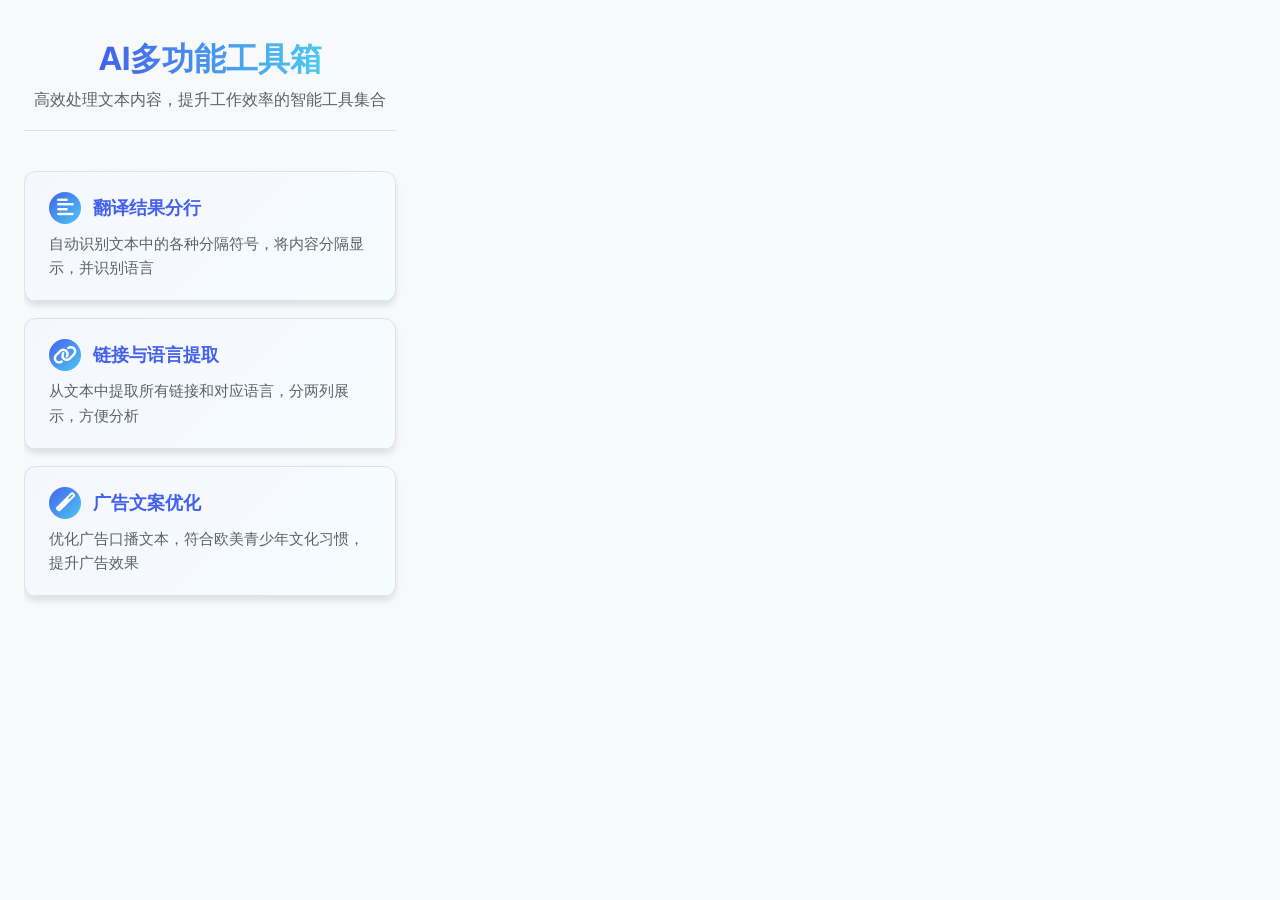
<file: 快捷问答.html>
<!DOCTYPE html>
<html lang="zh-CN">

<head>
    <meta charset="UTF-8">
    <meta name="viewport" content="width=device-width, initial-scale=1.0">
    <title>AI多功能工具箱</title>
    <link href="https://fonts.googleapis.com/css2?family=Inter:wght@300;400;500;600;700&display=swap" rel="stylesheet">
    <link rel="stylesheet" href="https://cdnjs.cloudflare.com/ajax/libs/font-awesome/6.4.0/css/all.min.css">
    <style>
        :root {
            --primary-color: #4361ee;
            --primary-hover: #3a56d4;
            --secondary-color: #3f37c9;
            --accent-color: #4cc9f0;
            --text-color: #2b2d42;
            --text-secondary: #5a6268;
            --bg-color: #f8f9fa;
            --card-bg: #ffffff;
            --border-color: #dee2e6;
            --success-color: #4cc9f0;
            --error-color: #f72585;
            --warning-color: #f8961e;
            --shadow-sm: 0 1px 3px rgba(0, 0, 0, 0.05);
            --shadow-md: 0 4px 6px rgba(0, 0, 0, 0.1);
            --shadow-lg: 0 10px 15px rgba(0, 0, 0, 0.1);
            --shadow-xl: 0 15px 30px rgba(0, 0, 0, 0.15);
            --radius-sm: 8px;
            --radius-md: 12px;
            --radius-lg: 16px;
            --transition: all 0.2s ease;
        }

        * {
            box-sizing: border-box;
            margin: 0;
            padding: 0;
        }

        body {
            font-family: 'Inter', -apple-system, BlinkMacSystemFont, sans-serif;
            line-height: 1.6;
            color: var(--text-color);
            background-color: var(--bg-color);
            padding: 0;
            margin: 0;
            -webkit-font-smoothing: antialiased;
            -moz-osx-font-smoothing: grayscale;
            font-size: 16px;
            height: 100vh;
        }

        .container {
            width: 100vw;
            height: 100vh;
            padding: 1.5rem;
            display: flex;
            gap: 1.5rem;
            overflow: hidden;
        }

        header {
            text-align: center;
            padding: 1rem 0;
            border-bottom: 1px solid var(--border-color);
            margin-bottom: 1.5rem;
            animation: fadeIn 0.5s ease-out;
        }

        h1 {
            font-size: 2rem;
            font-weight: 700;
            line-height: 1.2;
            color: var(--primary-color);
            margin-bottom: 0.5rem;
            background: linear-gradient(90deg, var(--primary-color), var(--accent-color));
            -webkit-background-clip: text;
            background-clip: text;
            color: transparent;
            display: inline-block;
        }

        .subtitle {
            color: var(--text-secondary);
            font-size: 1rem;
            font-weight: 400;
            max-width: 500px;
            margin: 0 auto;
            line-height: 1.7;
        }

        /* 左侧功能区 - 纵向排列4个功能块 */
        .function-area {
            width: 380px;
            height: 100%;
            display: flex;
            flex-direction: column;
            gap: 1rem;
            overflow-y: auto;
            padding-right: 0.5rem;
        }

        /* 功能块样式优化 */
        .tool-card {
            background-color: var(--card-bg);
            border-radius: var(--radius-md);
            box-shadow: var(--shadow-md);
            overflow: hidden;
            transition: all 0.3s ease;
            border: 1px solid var(--border-color);
            cursor: pointer;
        }

        .tool-card:hover {
            transform: translateY(-4px);
            box-shadow: var(--shadow-xl);
            border-color: var(--primary-color);
        }

        /* 选中功能块的高亮样式 */
        .tool-card.active {
            border-color: var(--primary-color);
            box-shadow: 0 0 0 3px rgba(67, 97, 238, 0.2);
        }

        .card-header {
            padding: 1.25rem 1.5rem;
            background: linear-gradient(135deg, rgba(67, 97, 238, 0.05), rgba(76, 201, 240, 0.05));
            border-bottom: 1px solid var(--border-color);
        }

        .card-title {
            font-size: 1.15rem;
            font-weight: 600;
            color: var(--primary-color);
            display: flex;
            align-items: center;
            gap: 0.75rem;
        }

        .card-title .icon {
            font-size: 1.2rem;
            width: 32px;
            height: 32px;
            display: flex;
            align-items: center;
            justify-content: center;
            background: linear-gradient(135deg, var(--primary-color), var(--accent-color));
            color: white;
            border-radius: 50%;
        }

        .card-desc {
            font-size: 0.95rem;
            color: var(--text-secondary);
            margin-top: 0.5rem;
            line-height: 1.6;
        }

        /* 右侧结果区 - 占满剩余宽度，默认隐藏，选中功能后显示 */
        .result-area {
            flex: 1;
            min-height: calc(100vh - 3rem);
            background-color: var(--card-bg);
            border-radius: var(--radius-md);
            box-shadow: var(--shadow-md);
            border: 1px solid var(--border-color);
            padding: 2rem;
            overflow-y: auto;
            display: none;
        }

        .result-area.show {
            display: block;
            animation: fadeIn 0.3s ease-out;
        }

        /* 功能操作面板（原card-body）- 右侧结果区的核心内容 */
        .function-panel {
            display: none;
            width: 100%;
            height: 100%;
        }

        .function-panel.active {
            display: block;
            animation: fadeIn 0.3s ease-out;
        }

        .input-group {
            margin-bottom: 1.75rem;
            width: 100%;
        }

        label {
            display: block;
            font-size: 0.95rem;
            font-weight: 500;
            margin-bottom: 0.75rem;
            color: var(--text-color);
            display: flex;
            align-items: center;
            gap: 0.5rem;
        }

        label i {
            color: var(--text-secondary);
            font-size: 0.9rem;
        }

        textarea {
            width: 100%;
            padding: 1rem;
            border: 1px solid var(--border-color);
            border-radius: var(--radius-sm);
            font-family: inherit;
            font-size: 1rem;
            line-height: 1.6;
            min-height: 140px;
            resize: vertical;
            transition: var(--transition);
            background-color: var(--bg-color);
        }

        textarea:focus {
            outline: none;
            border-color: var(--primary-color);
            box-shadow: 0 0 0 3px rgba(67, 97, 238, 0.2);
        }

        .btn {
            display: inline-flex;
            align-items: center;
            justify-content: center;
            width: 100%;
            padding: 1rem 1.75rem;
            background: linear-gradient(135deg, var(--primary-color), var(--accent-color));
            color: white;
            border: none;
            border-radius: var(--radius-sm);
            font-size: 1rem;
            font-weight: 600;
            cursor: pointer;
            transition: var(--transition);
            position: relative;
            overflow: hidden;
            margin: 0.5rem 0 1rem;
        }

        .btn::after {
            content: '';
            position: absolute;
            top: 0;
            left: 0;
            width: 100%;
            height: 100%;
            background: linear-gradient(135deg, var(--primary-hover), var(--accent-color));
            opacity: 0;
            transition: opacity 0.3s ease;
        }

        .btn:hover::after {
            opacity: 1;
        }

        .btn:hover {
            transform: translateY(-3px);
            box-shadow: var(--shadow-lg);
        }

        .btn:active {
            transform: translateY(0);
        }

        .btn:disabled {
            background: #adb5bd;
            cursor: not-allowed;
            transform: none;
            box-shadow: none;
        }

        .btn:disabled::after {
            display: none;
        }

        .btn-content {
            position: relative;
            z-index: 1;
            display: flex;
            align-items: center;
            justify-content: center;
            gap: 0.75rem;
        }

        .loading {
            display: flex;
            align-items: center;
            justify-content: center;
            padding: 1.25rem;
            color: var(--text-secondary);
            font-size: 0.95rem;
            display: none;
            gap: 0.75rem;
        }

        .spinner {
            width: 1.5rem;
            height: 1.5rem;
            border: 3px solid rgba(67, 97, 238, 0.2);
            border-top-color: var(--primary-color);
            border-radius: 50%;
            animation: spin 0.8s linear infinite;
        }

        @keyframes spin {
            to {
                transform: rotate(360deg);
            }
        }

        @keyframes fadeIn {
            from {
                opacity: 0;
            }

            to {
                opacity: 1;
            }
        }

        @keyframes slideUp {
            from {
                transform: translateY(20px);
                opacity: 0;
            }

            to {
                transform: translateY(0);
                opacity: 1;
            }
        }

        .result-container {
            margin-top: 1.75rem;
            border-radius: var(--radius-sm);
            overflow: hidden;
            border: 1px solid var(--border-color);
            animation: fadeIn 0.3s ease-out;
            position: relative;
        }

        .result-header {
            padding: 0.875rem 1.25rem;
            background-color: rgba(248, 249, 250, 0.9);
            border-bottom: 1px solid var(--border-color);
            font-size: 0.95rem;
            font-weight: 500;
            color: var(--text-secondary);
            display: flex;
            justify-content: space-between;
            align-items: center;
        }

        .result-content {
            padding: 0.5rem;
            line-height: 1.6;
            background-color: var(--card-bg);
            white-space: pre-wrap;
            font-size: 0.9rem;
            /* 删掉这行：max-height: 400px; */
            overflow-y: auto;
            /* 仅内容超屏时滚动，否则无滚动条 */
        }

        .result-line {
            position: relative;
            padding: 0.5rem 1.75rem 0.5rem 0.75rem;
            margin: 0;
            border-radius: 3px;
            transition: background-color 0.2s;
        }

        .result-line:hover {
            background-color: rgba(67, 97, 238, 0.05);
        }

        .line-copy-btn {
            position: absolute;
            right: 0.5rem;
            top: 50%;
            transform: translateY(-50%);
            background: rgba(255, 255, 255, 0.7);
            border: none;
            border-radius: 50%;
            width: 26px;
            height: 26px;
            display: flex;
            align-items: center;
            justify-content: center;
            cursor: pointer;
            opacity: 0.3;
            transition: all 0.2s;
            color: var(--text-secondary);
        }

        .result-line:hover .line-copy-btn {
            opacity: 0.7;
        }

        .line-copy-btn:hover {
            opacity: 1 !important;
            color: var(--primary-color);
            background: rgba(67, 97, 238, 0.1);
        }

        .line-copy-btn i {
            font-size: 0.85rem;
        }

        /* 新增表格样式 - 适配链接语言提取 */
        .link-lang-table {
            width: 100%;
            border-collapse: collapse;
            font-size: 0.9rem;
        }

        .link-lang-table thead {
            background-color: rgba(248, 249, 250, 0.9);
        }

        .link-lang-table th,
        .link-lang-table td {
            padding: 0.875rem 1.25rem;
            border: 1px solid var(--border-color);
            text-align: left;
            white-space: nowrap;
            overflow: hidden;
            text-overflow: ellipsis;
        }

        .link-lang-table th {
            font-weight: 500;
            color: var(--text-secondary);
            position: relative;
        }

        .link-lang-table td {
            white-space: pre-wrap;
            word-break: break-all;
        }

        .link-lang-table tr:hover td {
            background-color: rgba(67, 97, 238, 0.05);
        }

        /* 表头复制按钮样式 */
        .header-copy-btn {
            margin-left: 0.75rem;
            background: transparent;
            border: 1px solid var(--border-color);
            border-radius: 4px;
            padding: 0.3rem 0.6rem;
            font-size: 0.75rem;
            cursor: pointer;
            transition: var(--transition);
            display: inline-flex;
            align-items: center;
            gap: 0.3rem;
            color: var(--text-secondary);
        }

        .header-copy-btn i {
            font-size: 0.7rem;
        }

        .header-copy-btn:hover {
            background-color: var(--primary-color);
            color: white;
            border-color: var(--primary-color);
        }

        .copy-btn {
            background: rgba(255, 255, 255, 0.9);
            border: 1px solid var(--border-color);
            border-radius: 4px;
            padding: 0.5rem 1rem;
            font-size: 0.85rem;
            cursor: pointer;
            transition: var(--transition);
            display: flex;
            align-items: center;
            gap: 0.5rem;
        }

        .copy-btn i {
            font-size: 0.8rem;
        }

        .copy-btn:hover {
            background-color: var(--primary-color);
            color: white;
            border-color: var(--primary-color);
        }

        .toast {
            position: fixed;
            bottom: 2rem;
            left: 50%;
            transform: translateX(-50%);
            background-color: var(--text-color);
            color: white;
            padding: 1rem 2rem;
            border-radius: var(--radius-md);
            font-size: 1rem;
            opacity: 0;
            visibility: hidden;
            transition: var(--transition);
            z-index: 1000;
            box-shadow: var(--shadow-lg);
            display: flex;
            align-items: center;
            gap: 0.75rem;
        }

        .toast.show {
            opacity: 1;
            visibility: visible;
        }

        .toast i {
            font-size: 1.1rem;
        }

        /* 空状态提示 */
        .empty-tip {
            width: 100%;
            height: 100%;
            display: flex;
            flex-direction: column;
            align-items: center;
            justify-content: center;
            color: var(--text-secondary);
            font-size: 1.2rem;
            gap: 1rem;
        }

        .empty-tip i {
            font-size: 3rem;
            color: var(--border-color);
        }

        /* 语言识别结果样式 */
        .lang-result-box {
            background-color: rgba(67, 97, 238, 0.05);
            padding: 1rem;
            border-radius: var(--radius-sm);
            margin-bottom: 1.5rem;
            border-left: 4px solid var(--primary-color);
        }

        .lang-result-label {
            font-weight: 600;
            color: var(--primary-color);
            margin-bottom: 0.5rem;
            display: flex;
            align-items: center;
            gap: 0.5rem;
        }

        .lang-result-value {
            font-size: 1rem;
        }

        /* 响应式适配 */
        @media (max-width: 1024px) {
            .container {
                flex-direction: column;
                height: auto;
                overflow-y: auto;
            }

            .function-area {
                width: 100%;
                height: auto;
                flex-direction: row;
                flex-wrap: wrap;
                justify-content: center;
            }

            .tool-card {
                width: calc(50% - 0.5rem);
            }

            .result-area {
                flex: none;
                width: 100%;
                height: auto;
                min-height: 500px;
            }
        }

        @media (max-width: 768px) {
            body {
                font-size: 15px;
                overflow-y: auto;
                height: auto;
            }

            .container {
                padding: 1rem;
                gap: 1rem;
            }

            h1 {
                font-size: 1.8rem;
            }

            .tool-card {
                width: 100%;
            }

            .result-area {
                padding: 1.5rem;
                min-height: 400px;
            }

            textarea {
                min-height: 120px;
                font-size: 0.95rem;
            }

            /* 移动端表格适配 */
            .link-lang-table th,
            .link-lang-table td {
                padding: 0.6rem 0.8rem;
            }

            .header-copy-btn {
                padding: 0.2rem 0.4rem;
                font-size: 0.7rem;
            }
        }
    </style>
</head>

<body>
    <div class="container">
        <!-- 左侧：功能块区域（纵向4个功能块） -->
        <div class="function-area">
            <header>
                <h1>AI多功能工具箱</h1>
                <p class="subtitle">高效处理文本内容，提升工作效率的智能工具集合</p>
            </header>

            <!-- 功能1: 翻译结果分行 -->
            <div class="tool-card" data-target="panel1">
                <div class="card-header">
                    <div class="card-title">
                        <span class="icon"><i class="fas fa-align-left"></i></span>
                        翻译结果分行
                    </div>
                    <div class="card-desc">自动识别文本中的各种分隔符号，将内容分隔显示，并识别语言</div>
                </div>
            </div>

            <!-- 功能2: 链接与语言提取 -->
            <div class="tool-card" data-target="panel2">
                <div class="card-header">
                    <div class="card-title">
                        <span class="icon"><i class="fas fa-link"></i></span>
                        链接与语言提取
                    </div>
                    <div class="card-desc">从文本中提取所有链接和对应语言，分两列展示，方便分析</div>
                </div>
            </div>

            <!-- 功能3: 欧美青少年广告文案优化 -->
            <div class="tool-card" data-target="panel3">
                <div class="card-header">
                    <div class="card-title">
                        <span class="icon"><i class="fas fa-magic"></i></span>
                        广告文案优化
                    </div>
                    <div class="card-desc">优化广告口播文本，符合欧美青少年文化习惯，提升广告效果</div>
                </div>
            </div>
        </div>

        <!-- 右侧：结果展示区域（点击功能块后显示） -->
        <div class="result-area" id="resultArea">
            <!-- 空状态提示 -->
            <div class="empty-tip" id="emptyTip">
                <i class="fas fa-hand-pointer"></i>
                请选择左侧的功能开始操作
            </div>

            <!-- 功能1操作面板 -->
            <div class="function-panel" id="panel1">
                <div class="input-group">
                    <label for="text-separator-input">
                        <i class="fas fa-info-circle"></i>
                        输入需要分隔的文本
                    </label>
                    <textarea id="text-separator-input" placeholder="例如: 你好,世界;这是一段-测试文本。"></textarea>
                </div>
                <button class="btn" id="text-separator-btn">
                    <span class="btn-content">
                        <i class="fas fa-cut"></i>
                        分隔文本并识别语言
                    </span>
                </button>
                <div class="loading" id="separator-loading">
                    <div class="spinner"></div>
                    正在处理...
                </div>

                <!-- 语言识别结果区域 -->
                <div class="lang-result-box" id="lang-detection-result-container" style="display: none;">
                    <div class="lang-result-label">
                        <i class="fas fa-language"></i>
                        识别到的语言
                    </div>
                    <div class="lang-result-value" id="lang-detection-result"></div>
                </div>

                <div class="result-container" id="text-separator-result-container" style="display: none;">
                    <div class="result-header">
                        分隔结果
                        <button class="copy-btn" onclick="copyToClipboard('text-separator-result')">
                            <i class="far fa-copy"></i>
                            复制全部
                        </button>
                    </div>
                    <div class="result-content" id="text-separator-result"></div>
                </div>
            </div>

            <!-- 功能2操作面板 - 改造为表格展示 -->
            <div class="function-panel" id="panel2">
                <div class="input-group">
                    <label for="link-lang-input">
                        <i class="fas fa-info-circle"></i>
                        输入包含链接的文本
                    </label>
                    <textarea id="link-lang-input"
                        placeholder="例如: 中文网站 https://example.cn    英文网站 https://example.com"></textarea>
                </div>
                <button class="btn" id="link-lang-btn">
                    <span class="btn-content">
                        <i class="fas fa-extract"></i>
                        提取链接和语言
                    </span>
                </button>
                <div class="loading" id="link-lang-loading">
                    <div class="spinner"></div>
                    正在提取...
                </div>
                <div class="result-container" id="link-lang-result-container" style="display: none;">
                    <div class="result-header">提取结果</div>
                    <div class="result-content" style="padding:0;">
                        <!-- 链接语言提取表格 - 核心改造 -->
                        <table class="link-lang-table" id="link-lang-table">
                            <thead>
                                <tr>
                                    <th>
                                        链接
                                        <button class="header-copy-btn" id="copy-all-links" title="一键复制所有链接">
                                            <i class="far fa-copy"></i>复制
                                        </button>
                                    </th>
                                    <th>
                                        语言
                                        <button class="header-copy-btn" id="copy-all-langs" title="一键复制所有语言">
                                            <i class="far fa-copy"></i>复制
                                        </button>
                                    </th>
                                </tr>
                            </thead>
                            <tbody id="link-lang-tbody">
                                <!-- 动态渲染表格内容 -->
                            </tbody>
                        </table>
                    </div>
                </div>
            </div>

            <!-- 功能3操作面板 -->
            <div class="function-panel" id="panel3">
                <div class="input-group">
                    <label for="ad-text-input">
                        <i class="fas fa-info-circle"></i>
                        输入需要优化的广告文案
                    </label>
                    <textarea id="ad-text-input" placeholder="例如: 这款产品非常棒，你一定要试试看！"></textarea>
                </div>
                <button class="btn" id="ad-text-btn">
                    <span class="btn-content">
                        <i class="fas fa-wand-magic-sparkles"></i>
                        优化文案
                    </span>
                </button>
                <div class="loading" id="ad-text-loading">
                    <div class="spinner"></div>
                    正在优化...
                </div>
                <div class="result-container" id="ad-text-result-container" style="display: none;">
                    <div class="result-header">
                        优化结果
                        <button class="copy-btn" onclick="copyToClipboard('ad-text-result')">
                            <i class="far fa-copy"></i>
                            复制
                        </button>
                    </div>
                    <div class="result-content" id="ad-text-result"></div>
                </div>
            </div>
        </div>
    </div>

    <div class="toast" id="toast">
        <i class="fas fa-check-circle"></i>
        已复制到剪贴板
    </div>

    <script>
        class AITitleProcessor {
            constructor() {
                this.apiKey = "6869437c-0d6b-42ee-8c6d-4c865ca9b475";
                this.apiUrl = "https://ark.cn-beijing.volces.com/api/v3/chat/completions";
            }

            async getAIResponse(prompt) {
                const response = await fetch(this.apiUrl, {
                    method: "POST",
                    headers: {
                        Authorization: `Bearer ${this.apiKey}`,
                        "Content-Type": "application/json"
                    },
                    body: JSON.stringify({
                        model: "ep-20250813143100-7b9vf",
                        messages: [{
                            role: "user",
                            content: prompt
                        }]
                    })
                });

                if (!response.ok) {
                    throw new Error(`AI请求失败: ${response.status}`);
                }

                const result = await response.json();
                return result.choices?.[0]?.message?.content?.trim() || '';
            }
        }

        function showToast() {
            const toast = document.getElementById('toast');
            toast.classList.add('show');
            setTimeout(() => {
                toast.classList.remove('show');
            }, 2000);
        }

        function copyToClipboard(elementId) {
            const element = document.getElementById(elementId);
            const text = element.textContent || element.innerText;
            navigator.clipboard.writeText(text).then(() => {
                showToast();
            }).catch(err => {
                console.error('复制失败:', err);
            });
        }

        function copyLineText(button) {
            const lineText = button.parentElement.textContent.replace('复制', '').trim();
            navigator.clipboard.writeText(lineText).then(() => {
                showToast();
            }).catch(err => {
                console.error('复制失败:', err);
            });
        }

        // 新增：存储提取的链接和语言数据，用于一键复制
        let extractedLinks = [];
        let extractedLangs = [];

        // 新增：一键复制所有链接 
        function copyAllLinks() {
            if (extractedLinks.length === 0) {
                alert('暂无链接可复制');
                return;
            }
            const text = extractedLinks.join('\n');
            navigator.clipboard.writeText(text).then(showToast).catch(err => {
                console.error('复制链接失败:', err);
            });
        }

        // 新增：一键复制所有语言
        function copyAllLangs() {
            if (extractedLangs.length === 0) {
                alert('暂无语言可复制');
                return;
            }
            const text = extractedLangs.join('\n');
            navigator.clipboard.writeText(text).then(showToast).catch(err => {
                console.error('复制语言失败:', err);
            });
        }

        document.addEventListener('DOMContentLoaded', function () {
            const aiProcessor = new AITitleProcessor();
            const toolCards = document.querySelectorAll('.tool-card');
            const functionPanels = document.querySelectorAll('.function-panel');
            const resultArea = document.getElementById('resultArea');
            const emptyTip = document.getElementById('emptyTip');

            // 绑定一键复制按钮事件 
            document.getElementById('copy-all-links').addEventListener('click', copyAllLinks);
            document.getElementById('copy-all-langs').addEventListener('click', copyAllLangs);

            // 左侧功能块点击事件 - 切换右侧面板
            toolCards.forEach(card => {
                card.addEventListener('click', function () {
                    // 移除所有选中状态 
                    toolCards.forEach(c => c.classList.remove('active'));
                    functionPanels.forEach(p => p.classList.remove('active'));
                    // 添加当前选中状态
                    this.classList.add('active');
                    const targetPanel = document.getElementById(this.dataset.target);
                    targetPanel.classList.add('active');
                    // 显示结果区，隐藏空状态
                    resultArea.classList.add('show');
                    emptyTip.style.display = 'none';
                });
            });

            // 功能1: 符号分隔和语言识别 
            const separatorInput = document.getElementById('text-separator-input');
            const separatorBtn = document.getElementById('text-separator-btn');
            const separatorLoading = document.getElementById('separator-loading');
            const separatorResult = document.getElementById('text-separator-result');
            const separatorResultContainer = document.getElementById('text-separator-result-container');
            const langResult = document.getElementById('lang-detection-result');
            const langResultContainer = document.getElementById('lang-detection-result-container');

            separatorBtn.addEventListener('click', async function () {
                const text = separatorInput.value.trim();
                if (!text) {
                    alert('请输入需要分隔的文本');
                    return;
                }

                separatorBtn.disabled = true;
                separatorLoading.style.display = 'flex';
                separatorResult.innerHTML = '';
                separatorResultContainer.style.display = 'none';
                langResult.textContent = '';
                langResultContainer.style.display = 'none';

                try {
                    // 异步执行语言识别
                    const langPrompt = `请识别以下文本使用的语言，只需返回语言名称(中文)，不要其他内容:
                    
${text}`;

                    const langDetectionPromise = aiProcessor.getAIResponse(langPrompt);

                    // 异步执行文本分隔 
                    const separatorPrompt = `请严格按照以下要求处理文本：
1. 输入文本: ${text}
2. 自动识别常见分隔符号（如。！—— ？—等等）
3. 将文本按识别到的符号分隔，不需要按照逗号分隔
4. 每个分隔后的项目单独一行显示 
5. 保持原始内容不变 
6. 不要添加任何额外说明 
 
请直接输出分隔后的结果，不要包含其他内容。`;

                    const separatorPromise = aiProcessor.getAIResponse(separatorPrompt);

                    // 等待两个异步任务完成 
                    const [langResultText, separatorResultText] = await Promise.all([
                        langDetectionPromise,
                        separatorPromise
                    ]);

                    // 处理语言识别结果
                    langResult.textContent = langResultText;
                    langResultContainer.style.display = 'block';

                    // 处理分隔结果
                    const lines = separatorResultText.split('\n').filter(line => line.trim() !== '');
                    separatorResult.innerHTML = lines.map(line => `
<div class="result-line">${line}
    <button class="line-copy-btn" onclick="copyLineText(this)" title="复制">
        <i class="far fa-copy"></i>
    </button>
</div>
`).join('');
                    separatorResultContainer.style.display = 'block';
                } catch (error) {
                    separatorResult.innerHTML = '<div class="result-line">处理出错，请重试</div>';
                    separatorResultContainer.style.display = 'block';
                    langResult.textContent = '语言识别失败';
                    langResultContainer.style.display = 'block';
                    console.error('处理错误:', error);
                } finally {
                    separatorBtn.disabled = false;
                    separatorLoading.style.display = 'none';
                }
            });

            // 功能2: 链接和语言提取 - 改造为表格渲染 
            const linkLangInput = document.getElementById('link-lang-input');
            const linkLangBtn = document.getElementById('link-lang-btn');
            const linkLangLoading = document.getElementById('link-lang-loading');
            const linkLangTbody = document.getElementById('link-lang-tbody');
            const linkLangResultContainer = document.getElementById('link-lang-result-container');

            linkLangBtn.addEventListener('click', async function () {
                const text = linkLangInput.value.trim();
                if (!text) {
                    alert('请输入包含链接的文本');
                    return;
                }

                linkLangBtn.disabled = true;
                linkLangLoading.style.display = 'flex';
                linkLangTbody.innerHTML = '';
                linkLangResultContainer.style.display = 'none';
                // 清空存储的链接和语言数据
                extractedLinks = [];
                extractedLangs = [];

                try {
                    const prompt = `请严格按照以下要求处理文本：
1. 输入文本: ${text}
2. 提取所有完整链接（http/https开头）
3. 识别每个链接内容的主要语言 
4. 将链接和对应语言分别列出，没有语言的或英语则返回通用
5. 链接在一列，语言在另一列，上下对应，语言要用原缩写
6. 不要添加任何额外说明或解释 
 
请按照以下格式返回结果：
||链接开始|| 
链接1
链接2
链接3
||链接结束|| 
 
||语言开始|| 
语言1
语言2
语言3
||语言结束||`;

                    let result;
                    let retryCount = 0;
                    const maxRetries = 3;
                    let hasValidResult = false;

                    do {
                        result = await aiProcessor.getAIResponse(prompt);
                        const linkMatch = result.match(/\|\|链接开始\|\|([\s\S]*?)\|\|链接结束\|\|/);
                        const langMatch = result.match(/\|\|语言开始\|\|([\s\S]*?)\|\|语言结束\|\|/);

                        if (linkMatch && langMatch) {
                            extractedLinks = linkMatch[1].trim().split('\n').filter(Boolean);
                            extractedLangs = langMatch[1].trim().split('\n').filter(Boolean);
                            const hasInvalidResult = extractedLangs.some(lang =>
                                lang.includes('无法识别') ||
                                lang.includes('未识别') ||
                                lang.includes('未知')
                            );

                            if (!hasInvalidResult && extractedLinks.length > 0 && extractedLangs.length > 0) {
                                // 渲染表格内容 
                                let tableHtml = '';
                                // 取两者长度的最大值，保证行对齐 
                                const maxLen = Math.max(extractedLinks.length, extractedLangs.length);
                                for (let i = 0; i < maxLen; i++) {
                                    const link = extractedLinks[i] || '-';
                                    const lang = extractedLangs[i] || '-';
                                    tableHtml += `<tr><td>${link}</td><td>${lang}</td></tr>`;
                                }
                                linkLangTbody.innerHTML = tableHtml;
                                hasValidResult = true;
                            } else {
                                retryCount++;
                                if (retryCount < maxRetries) continue;
                                else {
                                    linkLangTbody.innerHTML = '<tr><td>无法提取有效链接</td><td>无法识别语言</td></tr>';
                                }
                            }
                        } else {
                            retryCount++;
                            if (retryCount < maxRetries) continue;
                            else {
                                linkLangTbody.innerHTML = '<tr><td>未找到链接</td><td>无法识别语言</td></tr>';
                            }
                        }
                    } while (!hasValidResult && retryCount < maxRetries);

                    linkLangResultContainer.style.display = 'block';
                } catch (error) {
                    linkLangTbody.innerHTML = '<tr><td>处理出错</td><td>处理出错</td></tr>';
                    linkLangResultContainer.style.display = 'block';
                    console.error('链接语言提取错误:', error);
                } finally {
                    linkLangBtn.disabled = false;
                    linkLangLoading.style.display = 'none';
                }
            });

            // 功能3: 广告文案优化
            const adTextInput = document.getElementById('ad-text-input');
            const adTextBtn = document.getElementById('ad-text-btn');
            const adTextLoading = document.getElementById('ad-text-loading');
            const adTextResult = document.getElementById('ad-text-result');
            const adTextResultContainer = document.getElementById('ad-text-result-container');

            adTextBtn.addEventListener('click', async function () {
                const text = adTextInput.value.trim();
                if (!text) {
                    alert('请输入广告文案');
                    return;
                }

                adTextBtn.disabled = true;
                adTextLoading.style.display = 'flex';
                adTextResult.textContent = '';
                adTextResultContainer.style.display = 'none';

                try {
                    const prompt = `请严格按照以下要求优化广告文案：
1. 原始文案: ${text}
2. 目标受众: 欧美青少年(13-19岁)
3. 优化要求:
   - 符合欧美青少年语言文化习惯
   - 不要使用emoji
   - 不要添加额外解释
4. 只返回优化后的文案，不要包含其他内容`;

                    const result = await aiProcessor.getAIResponse(prompt);
                    adTextResult.textContent = result;
                    adTextResultContainer.style.display = 'block';
                } catch (error) {
                    adTextResult.textContent = '优化失败，请重试';
                    adTextResultContainer.style.display = 'block';
                    console.error('文案优化错误:', error);
                } finally {
                    adTextBtn.disabled = false;
                    adTextLoading.style.display = 'none';
                }
            });
        });
    </script>
</body>

</html>
</file>
